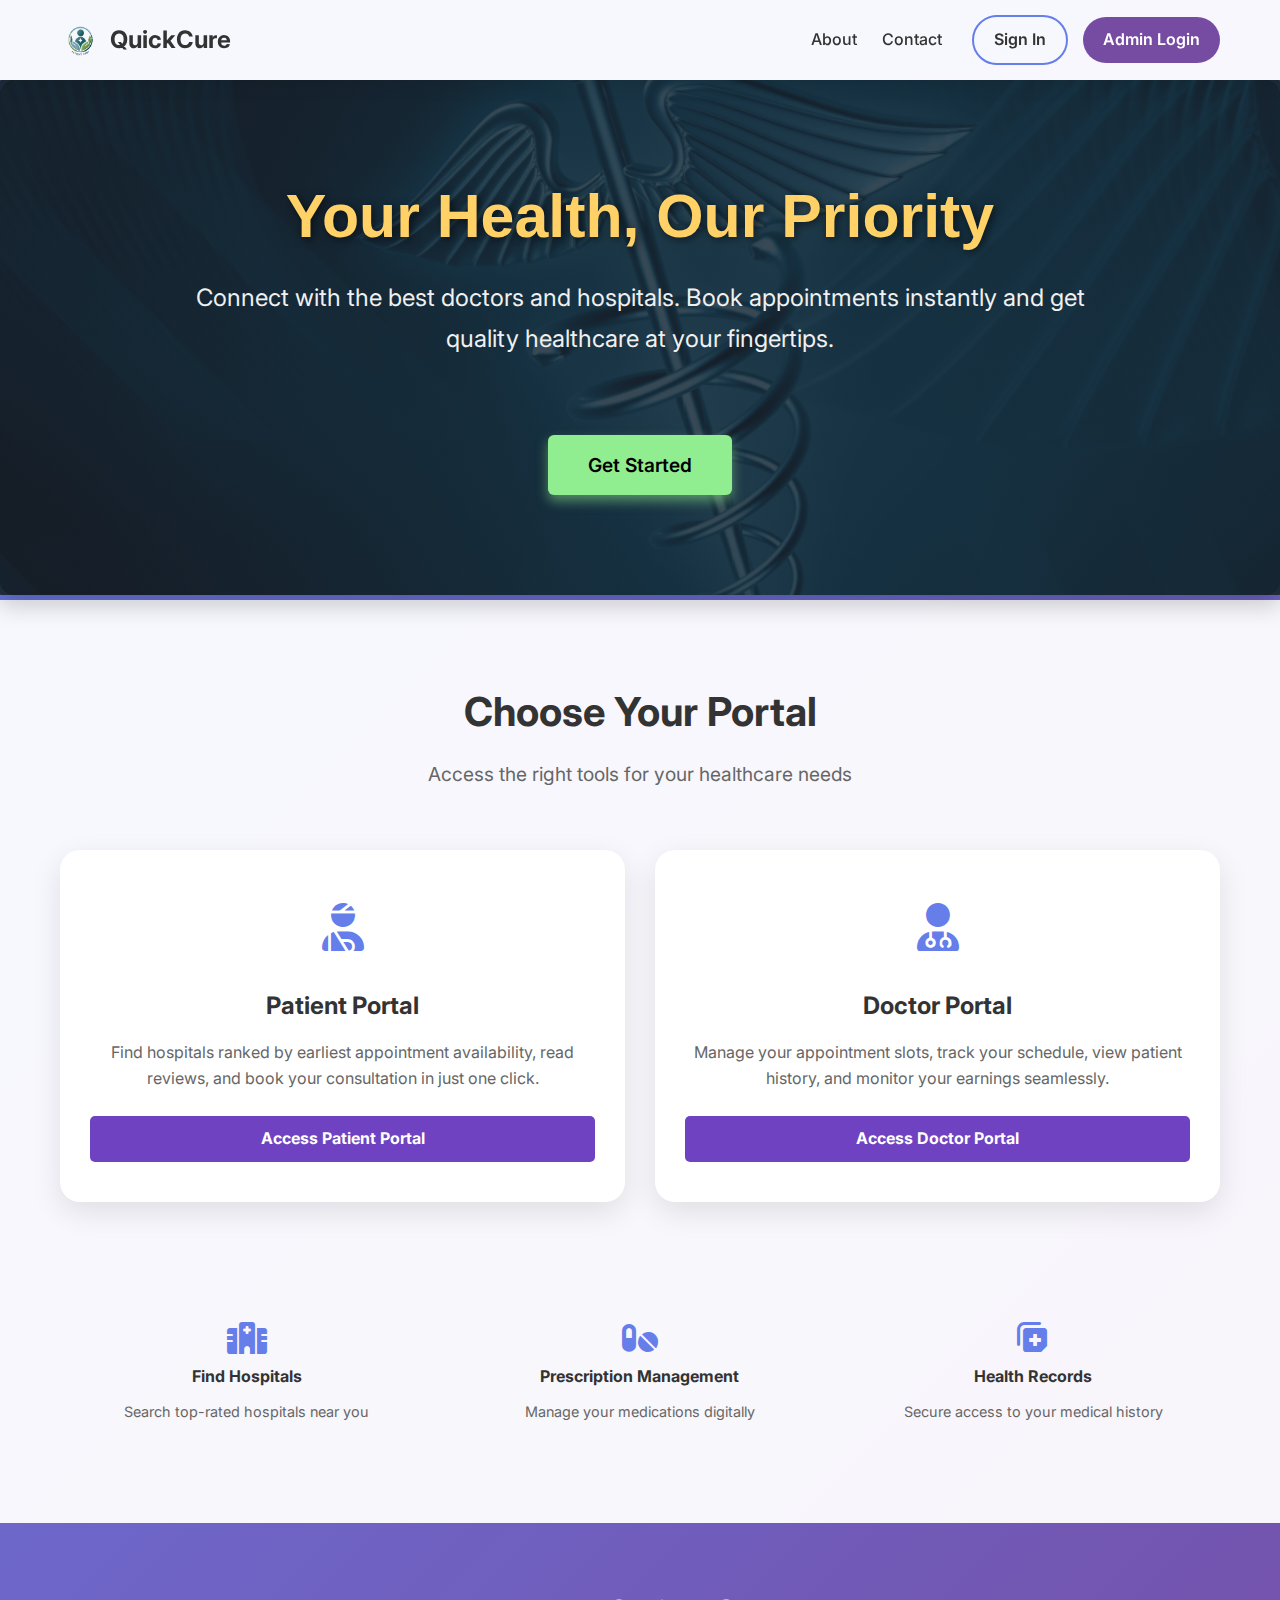
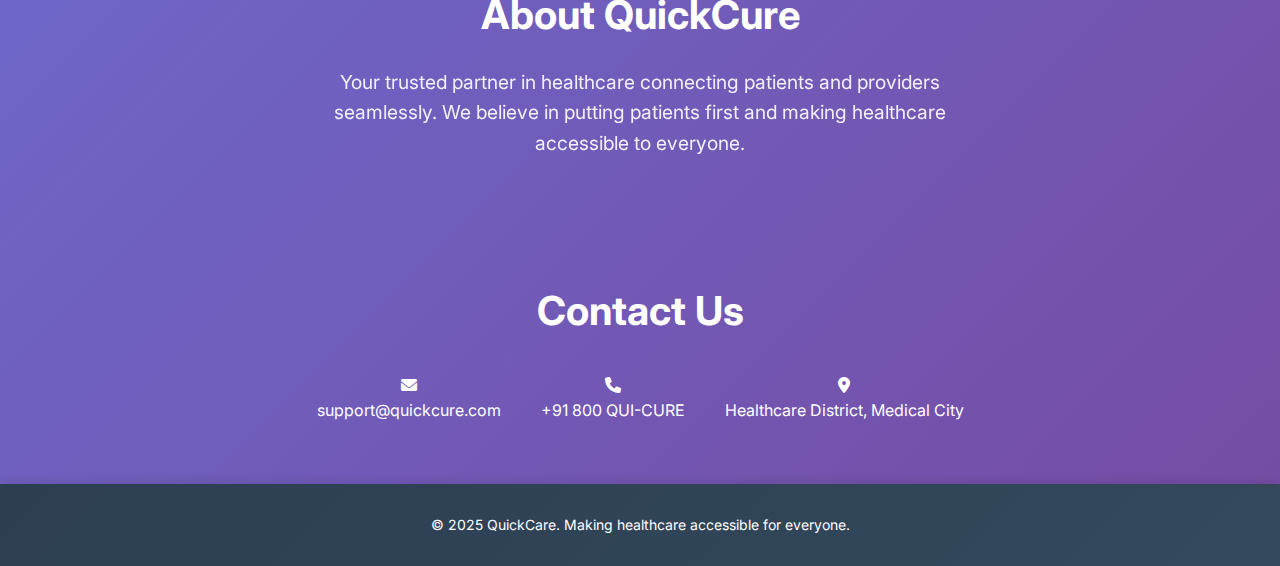
<file: index.html>
<!DOCTYPE html>
<html lang="en">
<head>
    <meta charset="UTF-8">
    <meta name="viewport" content="width=device-width, initial-scale=1.0">
    <title>QuickCure - Healthcare Portal</title>
    <link rel="stylesheet" href="index.css">
    <link href="https://cdnjs.cloudflare.com/ajax/libs/font-awesome/6.0.0/css/all.min.css" rel="stylesheet">
    <link href="https://fonts.googleapis.com/css2?family=Inter:wght@300;400;500;600;700&display=swap" rel="stylesheet">
</head>
<body>
    <!-- Header Navigation -->
    <header class="header">
        <div class="container">
            <div class="logo">
                <img src="QuickCureLogo.png" alt="QuickCure Logo" class="logo-img">
                <h1>QuickCure</h1>
            </div>
            <nav class="nav">
                <ul class="nav-links">
                    
                    <li><a href="#about">About</a></li>
                    <li><a href="#contact">Contact</a></li>
                </ul>
                <div class="auth-buttons">
                    <a href="signin.html" class="btn sign-in">Sign In</a>
                    <a href="admin.html" class="btn admin-login">Admin Login</a>
                </div>
            </nav>
            <button id="menu-toggle" class="menu-toggle" aria-label="Toggle navigation">
                <span class="hamburger-line"></span>
                <span class="hamburger-line"></span>
                <span class="hamburger-line"></span>
            </button>
        </div>
        <!-- Mobile Menu -->
        <div id="mobile-menu" class="mobile-menu">
            
            <a href="#about">About</a>
            <a href="#contact">Contact</a>
            <a href="signin.html">Sign In</a>
            <a href="admin.html">Admin Login</a>
        </div>
    </header>

    <!-- Main Content -->
    <main class="main-content">
        <!-- Hero Section -->
        <section class="hero" id="hero">
            <div class="container">
                <div class="hero-content">
                    <div class="hero-text">
                        <h1>Your Health, Our <span class="highlight">Priority</span></h1>
                        <p>Connect with the best doctors and hospitals. Book appointments instantly and get quality healthcare at your fingertips.</p>
                        <a href="#features" class="btn btn-primary hero-button">Get Started</a>
                    </div>
                    <div class="hero-image">
                        <img src="QuickCureHomeImg.png" alt="Healthcare Services" class="main-image">
                    </div>
                </div>
            </div>
        </section>

        <!-- Features Section -->
        <section id="features" class="features">
            <div class="container">
                <div class="section-header">
                    <h2>Choose Your Portal</h2>
                    <p>Access the right tools for your healthcare needs</p>
                </div>
                
<div class="features-grid">
    <!-- Patient Portal -->
<div class="features-grid">
    <!-- Patient Portal -->
    <div class="feature-card patient-card">
        <div class="card-icon">
            <i class="fas fa-user-injured"></i>
        </div>
        <h3>Patient Portal</h3>
        <p>Find hospitals ranked by earliest appointment availability, read reviews, and book your consultation in just one click.</p>
        <!-- Inline styled purple button -->
        <a href="Patient.html" 
           style="display:block; background-color:#6f42c1; color:white; text-align:center; padding:10px; border-radius:5px; text-decoration:none; font-weight:bold;">
           Access Patient Portal
        </a>
    </div>
    
    <!-- Doctor Portal -->
    <div class="feature-card doctor-card">
        <div class="card-icon">
            <i class="fas fa-user-md"></i>
        </div>
        <h3>Doctor Portal</h3>
        <p>Manage your appointment slots, track your schedule, view patient history, and monitor your earnings seamlessly.</p>
        <!-- Inline styled purple button -->
        <a href="Doctor.html" 
           style="display:block; background-color:#6f42c1; color:white; text-align:center; padding:10px; border-radius:5px; text-decoration:none; font-weight:bold;">
           Access Doctor Portal
        </a>
    </div>
</div>

</div>

                
                <!-- Additional Services -->
                <div class="services-grid">
                    <div class="service-item">
                        <i class="fas fa-hospital"></i>
                        <h4>Find Hospitals</h4>
                        <p>Search top-rated hospitals near you</p>
                    </div>
                    <div class="service-item">
                        <i class="fas fa-pills"></i>
                        <h4>Prescription Management</h4>
                        <p>Manage your medications digitally</p>
                    </div>
                    <div class="service-item">
                        <i class="fas fa-notes-medical"></i>
                        <h4>Health Records</h4>
                        <p>Secure access to your medical history</p>
                    </div>
                </div>
            </div>
        </section>

        <!-- About Section -->
        <section id="about" class="about">
            <div class="container">
                <h2>About QuickCure</h2>
                <p>Your trusted partner in healthcare connecting patients and providers seamlessly. We believe in putting patients first and making healthcare accessible to everyone.</p>
            </div>
        </section>

        <!-- Contact Section -->
        <section id="contact" class="contact">
            <div class="container">
                <h2>Contact Us</h2>
                <div class="contact-info">
                    <div class="contact-item">
                        <i class="fas fa-envelope"></i>
                        <p>support@quickcure.com</p>
                    </div>
                    <div class="contact-item">
                        <i class="fas fa-phone"></i>
                        <p>+91 800 QUI-CURE</p>
                    </div>
                    <div class="contact-item">
                        <i class="fas fa-map-marker-alt"></i>
                        <p>Healthcare District, Medical City</p>
                    </div>
                </div>
            </div>
        </section>
    </main>

    <!-- Footer -->
     <footer>
  <p>© 2025 QuickCare. Making healthcare accessible for everyone.</p>
</footer>

<style>
  footer {
    text-align: center;
    padding: 30px;
    background: linear-gradient(135deg, #2c3e50 0%, #34495e 100%);
    color: #fff;
    font-size: 14px;
    box-shadow: 0 -2px 10px rgba(0, 0, 0, 0.1);
  }
</style>
<Script src="index.js"></Script>

</body>

</html>
</file>
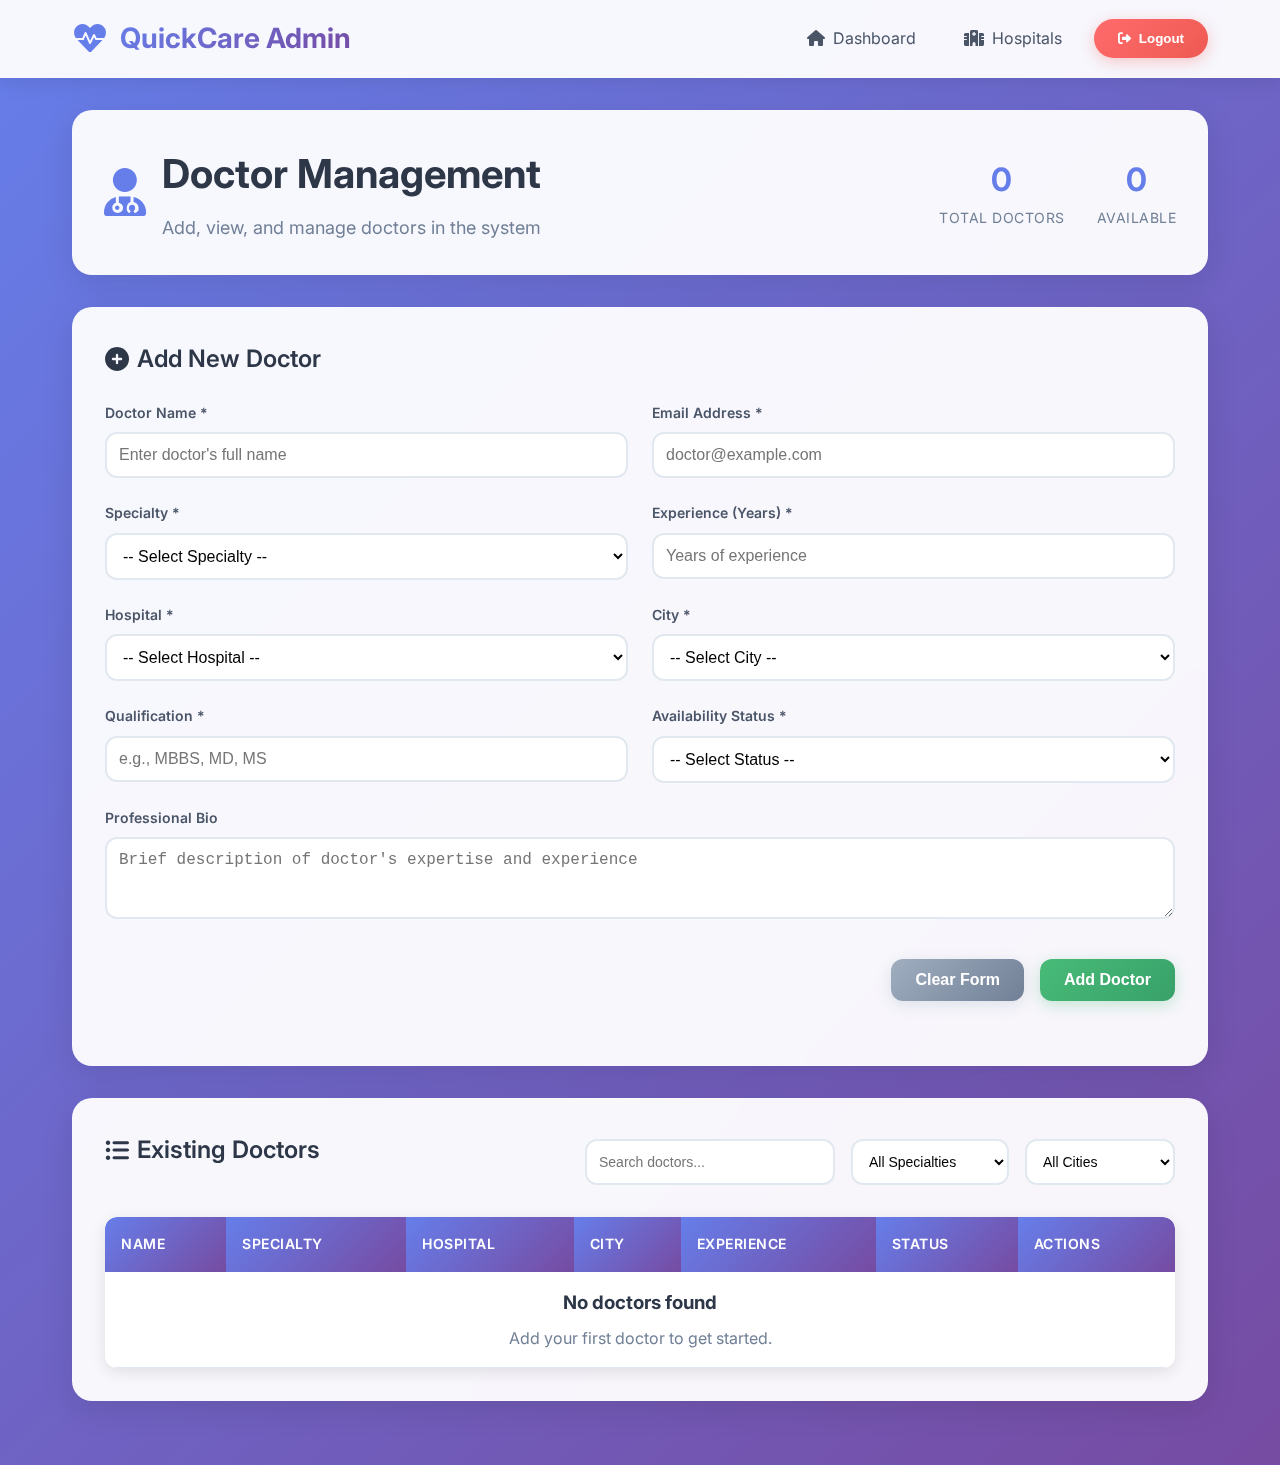
<file: Admin-doctor.html>
<!DOCTYPE html>
<html lang="en">
<head>
    <meta charset="UTF-8">
    <meta name="viewport" content="width=device-width, initial-scale=1.0">
    <title>Doctor Management - QuickCare Admin</title>
    <link rel="stylesheet" href="Admin-doctor.css">
    <link href="https://cdnjs.cloudflare.com/ajax/libs/font-awesome/6.0.0/css/all.min.css" rel="stylesheet">
    <link href="https://fonts.googleapis.com/css2?family=Inter:wght@300;400;500;600;700&display=swap" rel="stylesheet">
</head>
<body>
    <!-- Header -->
    <header class="admin-header">
        <div class="header-content">
            <div class="logo-section">
                <i class="fas fa-heartbeat logo-icon"></i>
                <h1>QuickCare Admin</h1>
            </div>
            <nav class="header-nav">
                <a href="admin.html" class="nav-link">
                    <i class="fas fa-home"></i> Dashboard
                </a>
                <a href="admin-hospital.html" class="nav-link">
                    <i class="fas fa-hospital"></i> Hospitals
                </a>
                <button id="logoutBtn" class="logout-btn">
                    <i class="fas fa-sign-out-alt"></i>
                    Logout
                </button>
            </nav>
        </div>
    </header>

    <!-- Main Container -->
    <main class="container">
        <!-- Page Header -->
        <section class="page-header">
            <div class="page-title">
                <i class="fas fa-user-md page-icon"></i>
                <div>
                    <h1>Doctor Management</h1>
                    <p>Add, view, and manage doctors in the system</p>
                </div>
            </div>
            <div class="page-stats">
                <div class="quick-stat">
                    <span class="stat-number" id="totalDoctors">0</span>
                    <span class="stat-label">Total Doctors</span>
                </div>
                <div class="quick-stat">
                    <span class="stat-number" id="availableDoctors">0</span>
                    <span class="stat-label">Available</span>
                </div>
            </div>
        </section>

        <!-- Doctor Form Section -->
        <section class="doctor-management-section">
            <h2><i class="fas fa-plus-circle"></i> Add New Doctor</h2>
            
            <!-- Success/Error Messages -->
            <div id="messageContainer"></div>
            
            <form class="doctor-form" id="addDoctorForm">
                <div class="form-row">
                    <div class="form-group">
                        <label for="doctorName">Doctor Name *</label>
                        <input type="text" id="doctorName" name="doctorName" placeholder="Enter doctor's full name" required>
                    </div>
                    
                    <div class="form-group">
                        <label for="doctorEmail">Email Address *</label>
                        <input type="email" id="doctorEmail" name="doctorEmail" placeholder="doctor@example.com" required>
                    </div>
                </div>

                <div class="form-row">
                    <div class="form-group">
                        <label for="doctorSpecialty">Specialty *</label>
                        <select id="doctorSpecialty" name="doctorSpecialty" required>
                            <option value="">-- Select Specialty --</option>
                            <option value="cardiology">Cardiology</option>
                            <option value="dermatology">Dermatology</option>
                            <option value="pediatrics">Pediatrics</option>
                            <option value="orthopedics">Orthopedics</option>
                            <option value="neurology">Neurology</option>
                            <option value="general">General Medicine</option>
                            <option value="ent">ENT (Ear, Nose, Throat)</option>
                            <option value="psychiatry">Psychiatry</option>
                            <option value="oncology">Oncology</option>
                            <option value="radiology">Radiology</option>
                        </select>
                    </div>
                    
                    <div class="form-group">
                        <label for="doctorExperience">Experience (Years) *</label>
                        <input type="number" id="doctorExperience" name="doctorExperience" min="0" max="50" placeholder="Years of experience" required>
                    </div>
                </div>

                <div class="form-row">
                    <div class="form-group">
                        <label for="doctorHospital">Hospital *</label>
                        <select id="doctorHospital" name="doctorHospital" required>
                            <option value="">-- Select Hospital --</option>
                            <option value="city_general">City General Hospital</option>
                            <option value="metro_care">Metro Care Clinic</option>
                            <option value="green_valley">Green Valley Hospital</option>
                            <option value="apollo">Apollo Speciality</option>
                            <option value="fortis">Fortis Healthcare</option>
                            <option value="max_super">Max Super Specialty</option>
                        </select>
                    </div>
                    
                    <div class="form-group">
                        <label for="doctorCity">City *</label>
                        <select id="doctorCity" name="doctorCity" required>
                            <option value="">-- Select City --</option>
                            <option value="delhi">Delhi</option>
                            <option value="mumbai">Mumbai</option>
                            <option value="bengaluru">Bengaluru</option>
                            <option value="kolkata">Kolkata</option>
                            <option value="chennai">Chennai</option>
                            <option value="hyderabad">Hyderabad</option>
                            <option value="pune">Pune</option>
                            <option value="lucknow">Lucknow</option>
                        </select>
                    </div>
                </div>

                <div class="form-row">
                    <div class="form-group">
                        <label for="doctorQualification">Qualification *</label>
                        <input type="text" id="doctorQualification" name="doctorQualification" placeholder="e.g., MBBS, MD, MS" required>
                    </div>
                    
                    <div class="form-group">
                        <label for="doctorAvailability">Availability Status *</label>
                        <select id="doctorAvailability" name="doctorAvailability" required>
                            <option value="">-- Select Status --</option>
                            <option value="available">Available</option>
                            <option value="busy">Busy</option>
                            <option value="on_leave">On Leave</option>
                        </select>
                    </div>
                </div>

                <div class="form-group full-width">
                    <label for="doctorBio">Professional Bio</label>
                    <textarea id="doctorBio" name="doctorBio" rows="3" placeholder="Brief description of doctor's expertise and experience"></textarea>
                </div>

                <div class="form-actions">
                    <button type="button" class="btn clear">Clear Form</button>
                    <button type="submit" class="btn add">Add Doctor</button>
                </div>
            </form>
        </section>

        <!-- Doctors List Section -->
        <section class="doctor-management-section">
            <div class="section-header">
                <h2><i class="fas fa-list-ul"></i> Existing Doctors</h2>
                <div class="section-actions">
                    <div class="search-filter">
                        <input type="text" id="doctorSearch" class="search-input" placeholder="Search doctors...">
                        <select id="filterSpecialty" class="filter-select">
                            <option value="">All Specialties</option>
                            <option value="cardiology">Cardiology</option>
                            <option value="dermatology">Dermatology</option>
                            <option value="pediatrics">Pediatrics</option>
                            <option value="orthopedics">Orthopedics</option>
                            <option value="neurology">Neurology</option>
                            <option value="general">General Medicine</option>
                            <option value="ent">ENT</option>
                            <option value="psychiatry">Psychiatry</option>
                            <option value="oncology">Oncology</option>
                            <option value="radiology">Radiology</option>
                        </select>
                        <select id="filterCity" class="filter-select">
                            <option value="">All Cities</option>
                            <option value="delhi">Delhi</option>
                            <option value="mumbai">Mumbai</option>
                            <option value="bengaluru">Bengaluru</option>
                            <option value="kolkata">Kolkata</option>
                            <option value="chennai">Chennai</option>
                            <option value="hyderabad">Hyderabad</option>
                            <option value="pune">Pune</option>
                            <option value="lucknow">Lucknow</option>
                        </select>
                    </div>
                </div>
            </div>

            <div class="table-container">
                <table id="doctorManagementTable">
                    <thead>
                        <tr>
                            <th>Name</th>
                            <th>Specialty</th>
                            <th>Hospital</th>
                            <th>City</th>
                            <th>Experience</th>
                            <th>Status</th>
                            <th>Actions</th>
                        </tr>
                    </thead>
                    <tbody id="doctorListBody">
                        <!-- Data populated by JavaScript -->
                    </tbody>
                </table>
            </div>
        </section>
    </main>

    <!-- Scripts -->
    <script src="Admin-hospital.js"></script>
    <script src="Admin-doctor.js"></script>
</body>
</html>
</file>
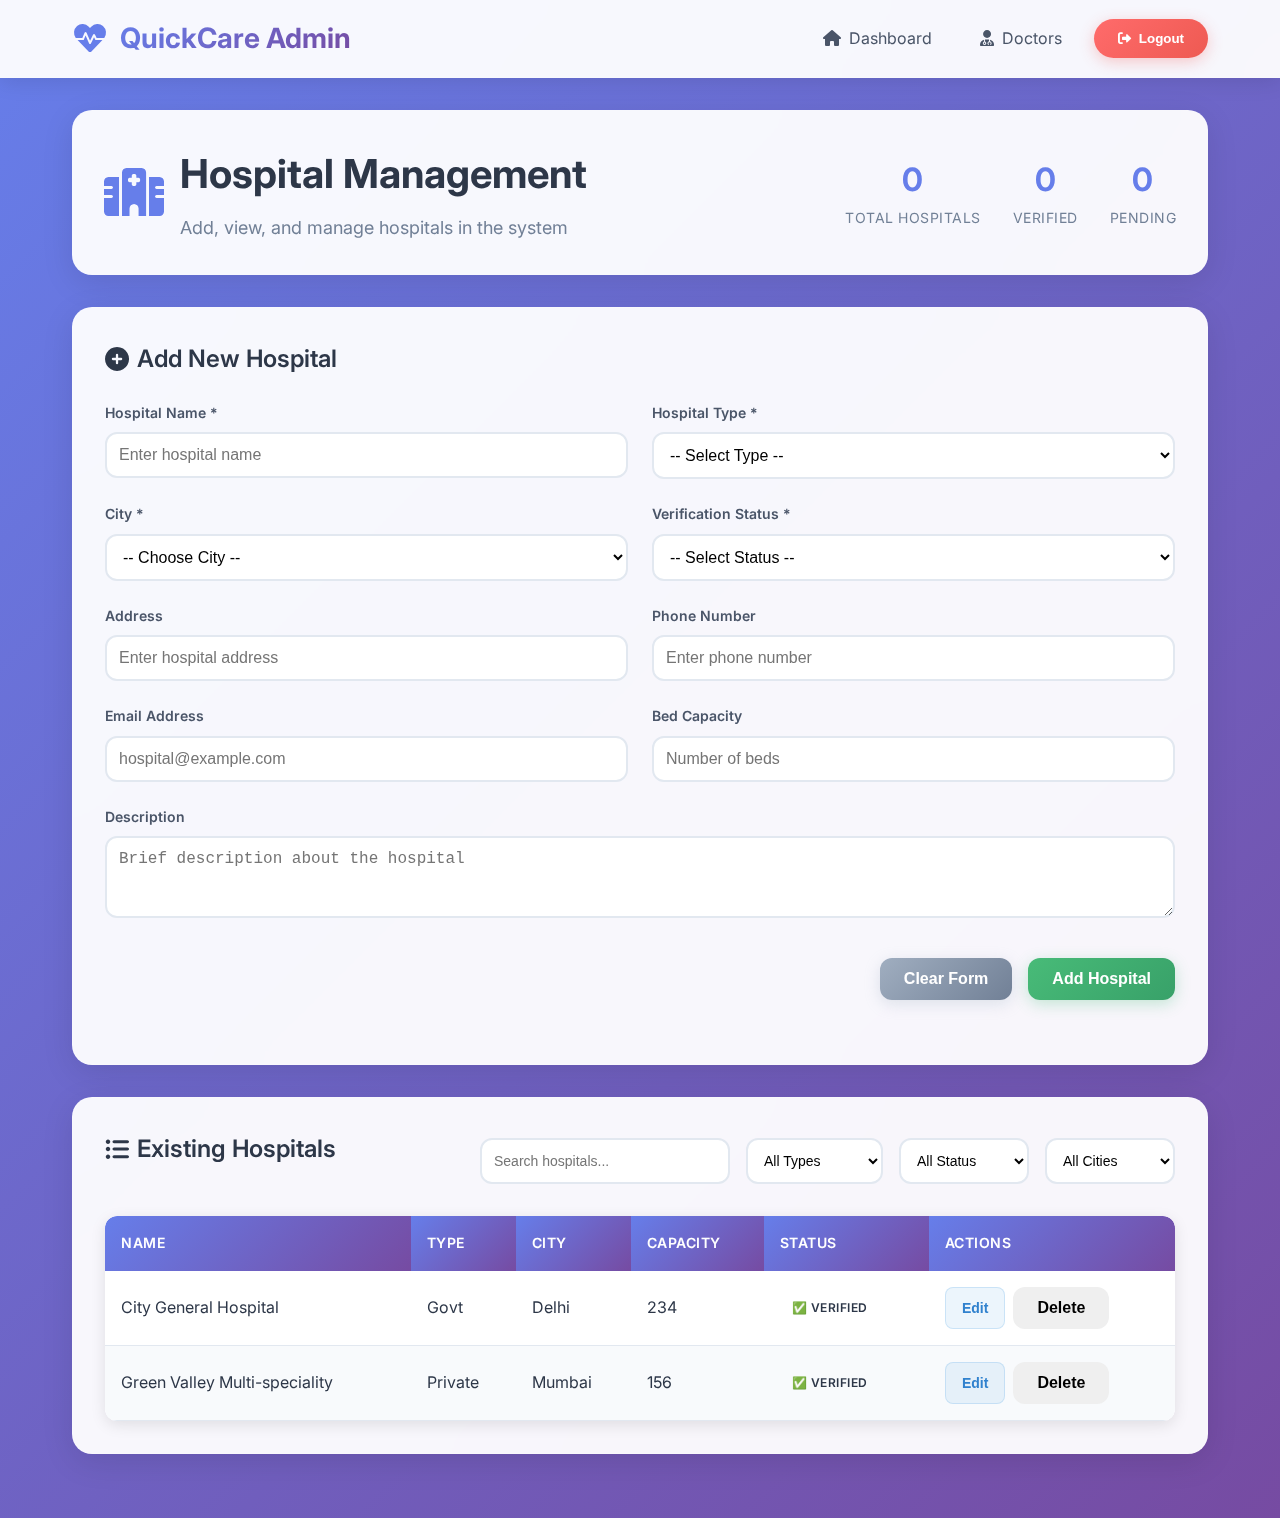
<file: Admin-hospital.html>
<!DOCTYPE html>
<html lang="en">
<head>
    <meta charset="UTF-8">
    <meta name="viewport" content="width=device-width, initial-scale=1.0">
    <title>Hospital Management - QuickCare Admin</title>
    <link rel="stylesheet" href="Admin-hospital.css">
    <link href="https://cdnjs.cloudflare.com/ajax/libs/font-awesome/6.0.0/css/all.min.css" rel="stylesheet">
    <link href="https://fonts.googleapis.com/css2?family=Inter:wght@300;400;500;600;700&display=swap" rel="stylesheet">
</head>
<body>
    <!-- Header -->
    <header class="admin-header">
        <div class="header-content">
            <div class="logo-section">
                <i class="fas fa-heartbeat logo-icon"></i>
                <h1>QuickCare Admin</h1>
            </div>
            <nav class="header-nav">
                <a href="admin.html" class="nav-link">
                    <i class="fas fa-home"></i> Dashboard
                </a>
                <a href="admin-doctor.html" class="nav-link">
                    <i class="fas fa-user-md"></i> Doctors
                </a>
                <button id="logoutBtn" class="logout-btn">
                    <i class="fas fa-sign-out-alt"></i>
                    Logout
                </button>
            </nav>
        </div>
    </header>

    <!-- Main Container -->
    <main class="container">
        <!-- Page Header -->
        <section class="page-header">
            <div class="page-title">
                <i class="fas fa-hospital-alt page-icon"></i>
                <div>
                    <h1>Hospital Management</h1>
                    <p>Add, view, and manage hospitals in the system</p>
                </div>
            </div>
            <div class="page-stats">
                <div class="quick-stat">
                    <span class="stat-number" id="totalHospitals">0</span>
                    <span class="stat-label">Total Hospitals</span>
                </div>
                <div class="quick-stat">
                    <span class="stat-number" id="verifiedHospitals">0</span>
                    <span class="stat-label">Verified</span>
                </div>
                <div class="quick-stat">
                    <span class="stat-number" id="pendingHospitals">0</span>
                    <span class="stat-label">Pending</span>
                </div>
            </div>
        </section>

        <!-- Hospital Form Section -->
        <section class="hospital-management-section">
            <h2><i class="fas fa-plus-circle"></i> Add New Hospital</h2>
            
            <!-- Success/Error Messages -->
            <div id="messageContainer"></div>
            
            <form class="hospital-form" id="addHospitalForm">
                <div class="form-row">
                    <div class="form-group">
                        <label for="hospitalName">Hospital Name *</label>
                        <input type="text" id="hospitalName" name="hospitalName" placeholder="Enter hospital name" required>
                    </div>
                    
                    <div class="form-group">
                        <label for="hospitalType">Hospital Type *</label>
                        <select id="hospitalType" name="hospitalType" required>
                            <option value="">-- Select Type --</option>
                            <option value="Government">Government Hospital</option>
                            <option value="Private">Private Hospital</option>
                            <option value="Specialty">Specialty Clinic</option>
                            <option value="Multi-specialty">Multi-specialty Hospital</option>
                        </select>
                    </div>
                </div>

                <div class="form-row">
                    <div class="form-group">
                        <label for="hospitalCity">City *</label>
                        <select id="hospitalCity" name="hospitalCity" required>
                            <option value="">-- Choose City --</option>
                            <option value="delhi">Delhi</option>
                            <option value="mumbai">Mumbai</option>
                            <option value="bengaluru">Bengaluru</option>
                            <option value="kolkata">Kolkata</option>
                            <option value="chennai">Chennai</option>
                            <option value="hyderabad">Hyderabad</option>
                            <option value="pune">Pune</option>
                            <option value="lucknow">Lucknow</option>
                        </select>
                    </div>

                    <div class="form-group">
                        <label for="hospitalVerified">Verification Status *</label>
                        <select id="hospitalVerified" name="hospitalVerified" required>
                            <option value="">-- Select Status --</option>
                            <option value="true">Verified ✅</option>
                            <option value="false">Pending Verification ⏳</option>
                        </select>
                    </div>
                </div>

                <div class="form-row">
                    <div class="form-group">
                        <label for="hospitalAddress">Address</label>
                        <input type="text" id="hospitalAddress" name="hospitalAddress" placeholder="Enter hospital address">
                    </div>

                    <div class="form-group">
                        <label for="hospitalPhone">Phone Number</label>
                        <input type="tel" id="hospitalPhone" name="hospitalPhone" placeholder="Enter phone number">
                    </div>
                </div>

                <div class="form-row">
                    <div class="form-group">
                        <label for="hospitalEmail">Email Address</label>
                        <input type="email" id="hospitalEmail" name="hospitalEmail" placeholder="hospital@example.com">
                    </div>

                    <div class="form-group">
                        <label for="hospitalCapacity">Bed Capacity</label>
                        <input type="number" id="hospitalCapacity" name="hospitalCapacity" min="1" placeholder="Number of beds">
                    </div>
                </div>

                <div class="form-group full-width">
                    <label for="hospitalDescription">Description</label>
                    <textarea id="hospitalDescription" name="hospitalDescription" rows="3" placeholder="Brief description about the hospital"></textarea>
                </div>

                <div class="form-actions">
                    <button type="button" class="btn clear">Clear Form</button>
                    <button type="submit" class="btn add">Add Hospital</button>
                </div>
            </form>
        </section>

        <!-- Hospitals List Section -->
        <section class="hospital-management-section">
            <div class="section-header">
                <h2><i class="fas fa-list-ul"></i> Existing Hospitals</h2>
                <div class="section-actions">
                    <div class="search-filter">
                        <input type="text" id="hospitalSearch" class="search-input" placeholder="Search hospitals...">
                        <select id="filterType" class="filter-select">
                            <option value="">All Types</option>
                            <option value="Government">Government</option>
                            <option value="Private">Private</option>
                            <option value="Specialty">Specialty</option>
                            <option value="Multi-specialty">Multi-specialty</option>
                        </select>
                        <select id="filterVerification" class="filter-select">
                            <option value="">All Status</option>
                            <option value="true">Verified</option>
                            <option value="false">Pending</option>
                        </select>
                        <select id="filterCity" class="filter-select">
                            <option value="">All Cities</option>
                            <option value="delhi">Delhi</option>
                            <option value="mumbai">Mumbai</option>
                            <option value="bengaluru">Bengaluru</option>
                            <option value="kolkata">Kolkata</option>
                            <option value="chennai">Chennai</option>
                            <option value="hyderabad">Hyderabad</option>
                            <option value="pune">Pune</option>
                            <option value="lucknow">Lucknow</option>
                        </select>
                    </div>
                </div>
            </div>

            <div class="table-container">
                <table id="hospitalManagementTable">
                    <thead>
                        <tr>
                            <th>Name</th>
                            <th>Type</th>
                            <th>City</th>
                            <th>Capacity</th>
                            <th>Status</th>
                            <th>Actions</th>
                        </tr>
                    </thead>
                    <tbody id="hospitalListBody">
                        <!-- Data populated by JavaScript -->
                    </tbody>
                </table>
            </div>
        </section>
    </main>
        <script src="Admin-hospital.js"></script>
    <script src="Admin-doctor.js"></script>
</body>
</html>
</file>
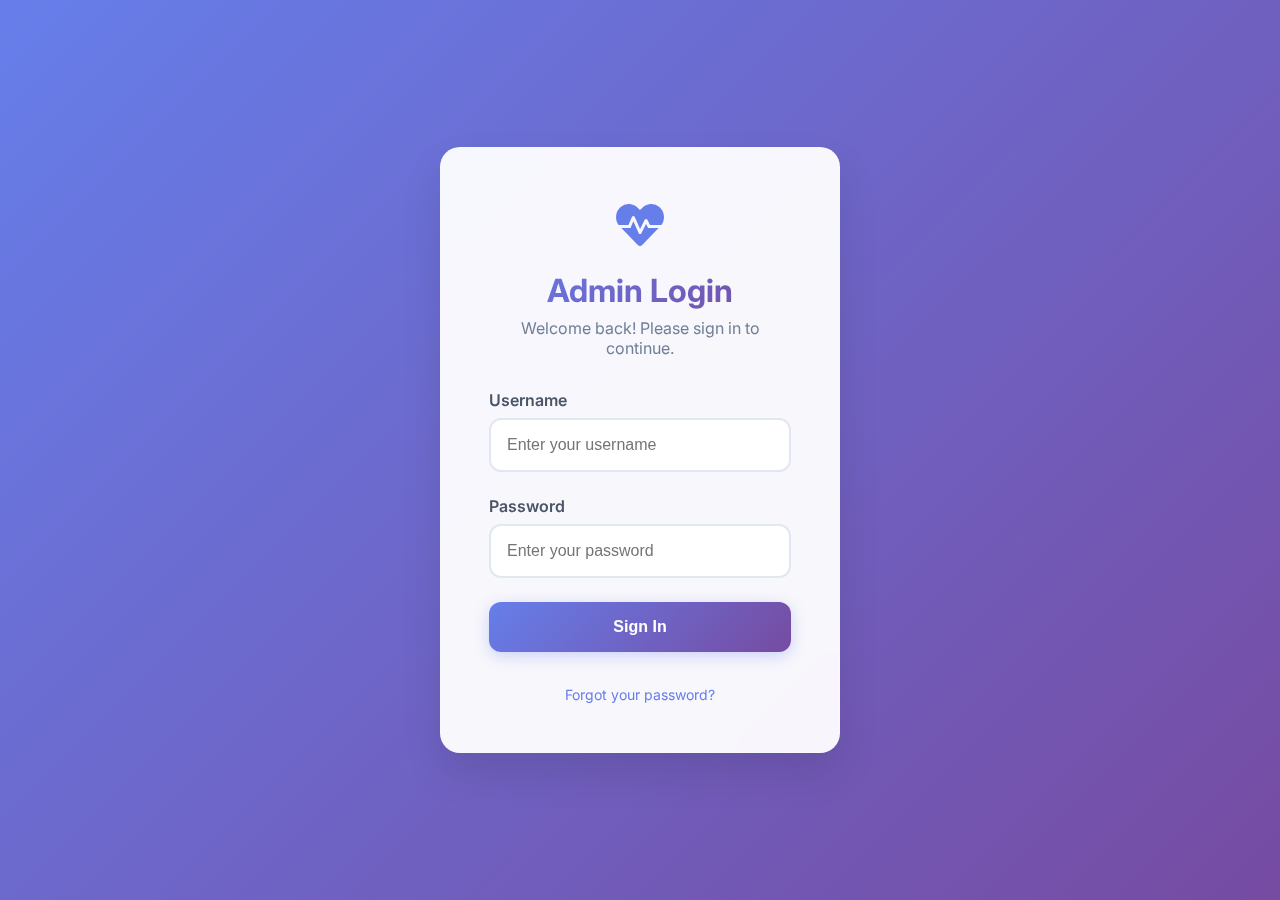
<file: Admin-SignIn.html>
<!DOCTYPE html>
<html lang="en">
<head>
    <meta charset="UTF-8">
    <meta name="viewport" content="width=device-width, initial-scale=1.0">
    <title>Admin Login - QuickCare</title>
    <link href="https://cdnjs.cloudflare.com/ajax/libs/font-awesome/6.0.0/css/all.min.css" rel="stylesheet">
    <link href="https://fonts.googleapis.com/css2?family=Inter:wght@300;400;500;600;700&display=swap" rel="stylesheet">
    <style>
        * {
            margin: 0;
            padding: 0;
            box-sizing: border-box;
        }

        body {
            font-family: 'Inter', -apple-system, BlinkMacSystemFont, sans-serif;
            background: linear-gradient(135deg, #667eea 0%, #764ba2 100%);
            min-height: 100vh;
            display: flex;
            align-items: center;
            justify-content: center;
            color: #2d3748;
        }

        .login-container {
            background: rgba(255, 255, 255, 0.95);
            backdrop-filter: blur(20px);
            border-radius: 20px;
            padding: 3rem;
            box-shadow: 0 20px 40px rgba(0, 0, 0, 0.1);
            border: 1px solid rgba(255, 255, 255, 0.2);
            width: 100%;
            max-width: 400px;
            text-align: center;
        }

        .login-header {
            margin-bottom: 2rem;
        }

        .logo-icon {
            font-size: 3rem;
            color: #667eea;
            margin-bottom: 1rem;
            animation: pulse 2s infinite;
        }

        @keyframes pulse {
            0%, 100% { transform: scale(1); }
            50% { transform: scale(1.05); }
        }

        .login-title {
            font-size: 2rem;
            font-weight: 700;
            background: linear-gradient(135deg, #667eea, #764ba2);
            -webkit-background-clip: text;
            -webkit-text-fill-color: transparent;
            background-clip: text;
            margin-bottom: 0.5rem;
        }

        .login-subtitle {
            color: #718096;
            font-size: 1rem;
        }

        .login-form {
            margin-bottom: 2rem;
        }

        .form-group {
            margin-bottom: 1.5rem;
            text-align: left;
        }

        .form-group label {
            display: block;
            margin-bottom: 0.5rem;
            font-weight: 600;
            color: #4a5568;
        }

        .form-input {
            width: 100%;
            padding: 1rem;
            border: 2px solid #e2e8f0;
            border-radius: 12px;
            font-size: 1rem;
            transition: all 0.3s ease;
            background: #fff;
        }

        .form-input:focus {
            outline: none;
            border-color: #667eea;
            box-shadow: 0 0 0 3px rgba(102, 126, 234, 0.1);
            transform: translateY(-1px);
        }

        .form-input.error {
            border-color: #e53e3e;
            box-shadow: 0 0 0 3px rgba(229, 62, 62, 0.1);
        }

        .error-message {
            color: #e53e3e;
            font-size: 0.875rem;
            margin-top: 0.5rem;
        }

        .login-btn {
            width: 100%;
            background: linear-gradient(135deg, #667eea, #764ba2);
            color: white;
            border: none;
            padding: 1rem;
            border-radius: 12px;
            font-size: 1rem;
            font-weight: 600;
            cursor: pointer;
            transition: all 0.3s ease;
            box-shadow: 0 4px 15px rgba(102, 126, 234, 0.3);
        }

        .login-btn:hover {
            transform: translateY(-2px);
            box-shadow: 0 6px 20px rgba(102, 126, 234, 0.4);
        }

        .login-btn:disabled {
            opacity: 0.6;
            cursor: not-allowed;
            transform: none;
        }

        .forgot-password {
            color: #667eea;
            text-decoration: none;
            font-size: 0.875rem;
            transition: color 0.3s ease;
        }

        .forgot-password:hover {
            color: #764ba2;
            text-decoration: underline;
        }

        .notification {
            position: fixed;
            top: 20px;
            right: 20px;
            background: #e53e3e;
            color: white;
            padding: 1rem 1.5rem;
            border-radius: 8px;
            box-shadow: 0 10px 25px rgba(0, 0, 0, 0.2);
            z-index: 1000;
            animation: slideIn 0.3s ease-out;
            max-width: 400px;
        }

        .notification.success {
            background: #10b981;
        }

        @keyframes slideIn {
            from {
                transform: translateX(100%);
                opacity: 0;
            }
            to {
                transform: translateX(0);
                opacity: 1;
            }
        }

        @media (max-width: 480px) {
            .login-container {
                padding: 2rem;
                margin: 1rem;
            }
            
            .login-title {
                font-size: 1.5rem;
            }
        }
    </style>
</head>
<body>
    <div class="login-container">
        <div class="login-header">
            <div class="logo-icon">
                <i class="fas fa-heartbeat"></i>
            </div>
            <h1 class="login-title">Admin Login</h1>
            <p class="login-subtitle">Welcome back! Please sign in to continue.</p>
        </div>

        <form class="login-form" id="loginForm">
            <div class="form-group">
                <label for="username">Username</label>
                <input 
                    type="text" 
                    id="username" 
                    name="username" 
                    class="form-input" 
                    placeholder="Enter your username"
                    required
                >
                <div class="error-message" id="usernameError"></div>
            </div>

            <div class="form-group">
                <label for="password">Password</label>
                <input 
                    type="password" 
                    id="password" 
                    name="password" 
                    class="form-input" 
                    placeholder="Enter your password"
                    required
                >
                <div class="error-message" id="passwordError"></div>
            </div>

            <button type="submit" class="login-btn" id="loginBtn">
                Sign In
            </button>
        </form>

        <div class="login-footer">
            <a href="#" class="forgot-password">Forgot your password?</a>
        </div>
    </div>

    <script>
        class AdminLogin {
            constructor() {
                this.form = document.getElementById('loginForm');
                this.usernameInput = document.getElementById('username');
                this.passwordInput = document.getElementById('password');
                this.loginBtn = document.getElementById('loginBtn');
                
                // Default admin credentials (in production, use proper authentication)
                this.adminCredentials = {
                    username: 'admin',
                    password: 'admin123'
                };
                
                this.init();
            }

            init() {
                this.setupEventListeners();
                this.checkExistingSession();
                this.showLogoutMessage();
            }

            setupEventListeners() {
                this.form.addEventListener('submit', (e) => this.handleLogin(e));
                
                // Clear errors on input
                this.usernameInput.addEventListener('input', () => this.clearError('username'));
                this.passwordInput.addEventListener('input', () => this.clearError('password'));
            }

            checkExistingSession() {
                // If already logged in, redirect to admin dashboard
                if (localStorage.getItem('isAdmin') === 'true') {
                    this.redirectToDashboard();
                }
            }

            showLogoutMessage() {
                const logoutMessage = sessionStorage.getItem('logoutMessage');
                if (logoutMessage) {
                    this.showNotification(logoutMessage, 'info');
                    sessionStorage.removeItem('logoutMessage');
                }
            }

            handleLogin(e) {
                e.preventDefault();
                
                const username = this.usernameInput.value.trim();
                const password = this.passwordInput.value.trim();
                
                // Clear previous errors
                this.clearAllErrors();
                
                // Validate inputs
                if (!this.validateInputs(username, password)) {
                    return;
                }
                
                // Disable button during login
                this.loginBtn.disabled = true;
                this.loginBtn.textContent = 'Signing in...';
                
                // Simulate login process (replace with real authentication)
                setTimeout(() => {
                    if (this.authenticateUser(username, password)) {
                        this.loginSuccess();
                    } else {
                        this.loginFailed();
                    }
                }, 1000);
            }

            validateInputs(username, password) {
                let isValid = true;
                
                if (!username) {
                    this.showError('username', 'Username is required');
                    isValid = false;
                }
                
                if (!password) {
                    this.showError('password', 'Password is required');
                    isValid = false;
                }
                
                return isValid;
            }

            authenticateUser(username, password) {
                // Simple authentication (replace with proper authentication)
                return username === this.adminCredentials.username && 
                       password === this.adminCredentials.password;
            }

            loginSuccess() {
                // Set authentication flag
                localStorage.setItem('isAdmin', 'true');
                localStorage.setItem('adminData', JSON.stringify({
                    id: 'admin_001',
                    name: 'System Administrator',
                    email: 'admin@quickcare.com',
                    role: 'admin',
                    lastLogin: new Date().toISOString()
                }));
                localStorage.setItem('sessionStart', new Date().getTime().toString());
                localStorage.setItem('lastActivity', new Date().getTime().toString());
                
                this.showNotification('Login successful! Redirecting...', 'success');
                
                // Redirect to admin dashboard
                setTimeout(() => {
                    this.redirectToDashboard();
                }, 1500);
            }

            loginFailed() {
                this.showError('password', 'Invalid username or password');
                this.showNotification('Login failed. Please check your credentials.', 'error');
                
                // Re-enable button
                this.loginBtn.disabled = false;
                this.loginBtn.textContent = 'Sign In';
            }

            redirectToDashboard() {
                window.location.href = 'admin.html';
            }

            showError(field, message) {
                const input = document.getElementById(field);
                const errorDiv = document.getElementById(field + 'Error');
                
                input.classList.add('error');
                errorDiv.textContent = message;
            }

            clearError(field) {
                const input = document.getElementById(field);
                const errorDiv = document.getElementById(field + 'Error');
                
                input.classList.remove('error');
                errorDiv.textContent = '';
            }

            clearAllErrors() {
                this.clearError('username');
                this.clearError('password');
            }

            showNotification(message, type = 'info') {
                const notification = document.createElement('div');
                notification.className = `notification ${type}`;
                notification.textContent = message;
                
                document.body.appendChild(notification);
                
                // Auto-remove after 3 seconds
                setTimeout(() => {
                    if (notification.parentNode) {
                        notification.style.animation = 'slideIn 0.3s ease-out reverse';
                        setTimeout(() => notification.remove(), 300);
                    }
                }, 3000);
            }
        }

        // Initialize login when DOM is loaded
        document.addEventListener('DOMContentLoaded', () => {
            new AdminLogin();
        });
    </script>
</body>
</html>
</file>
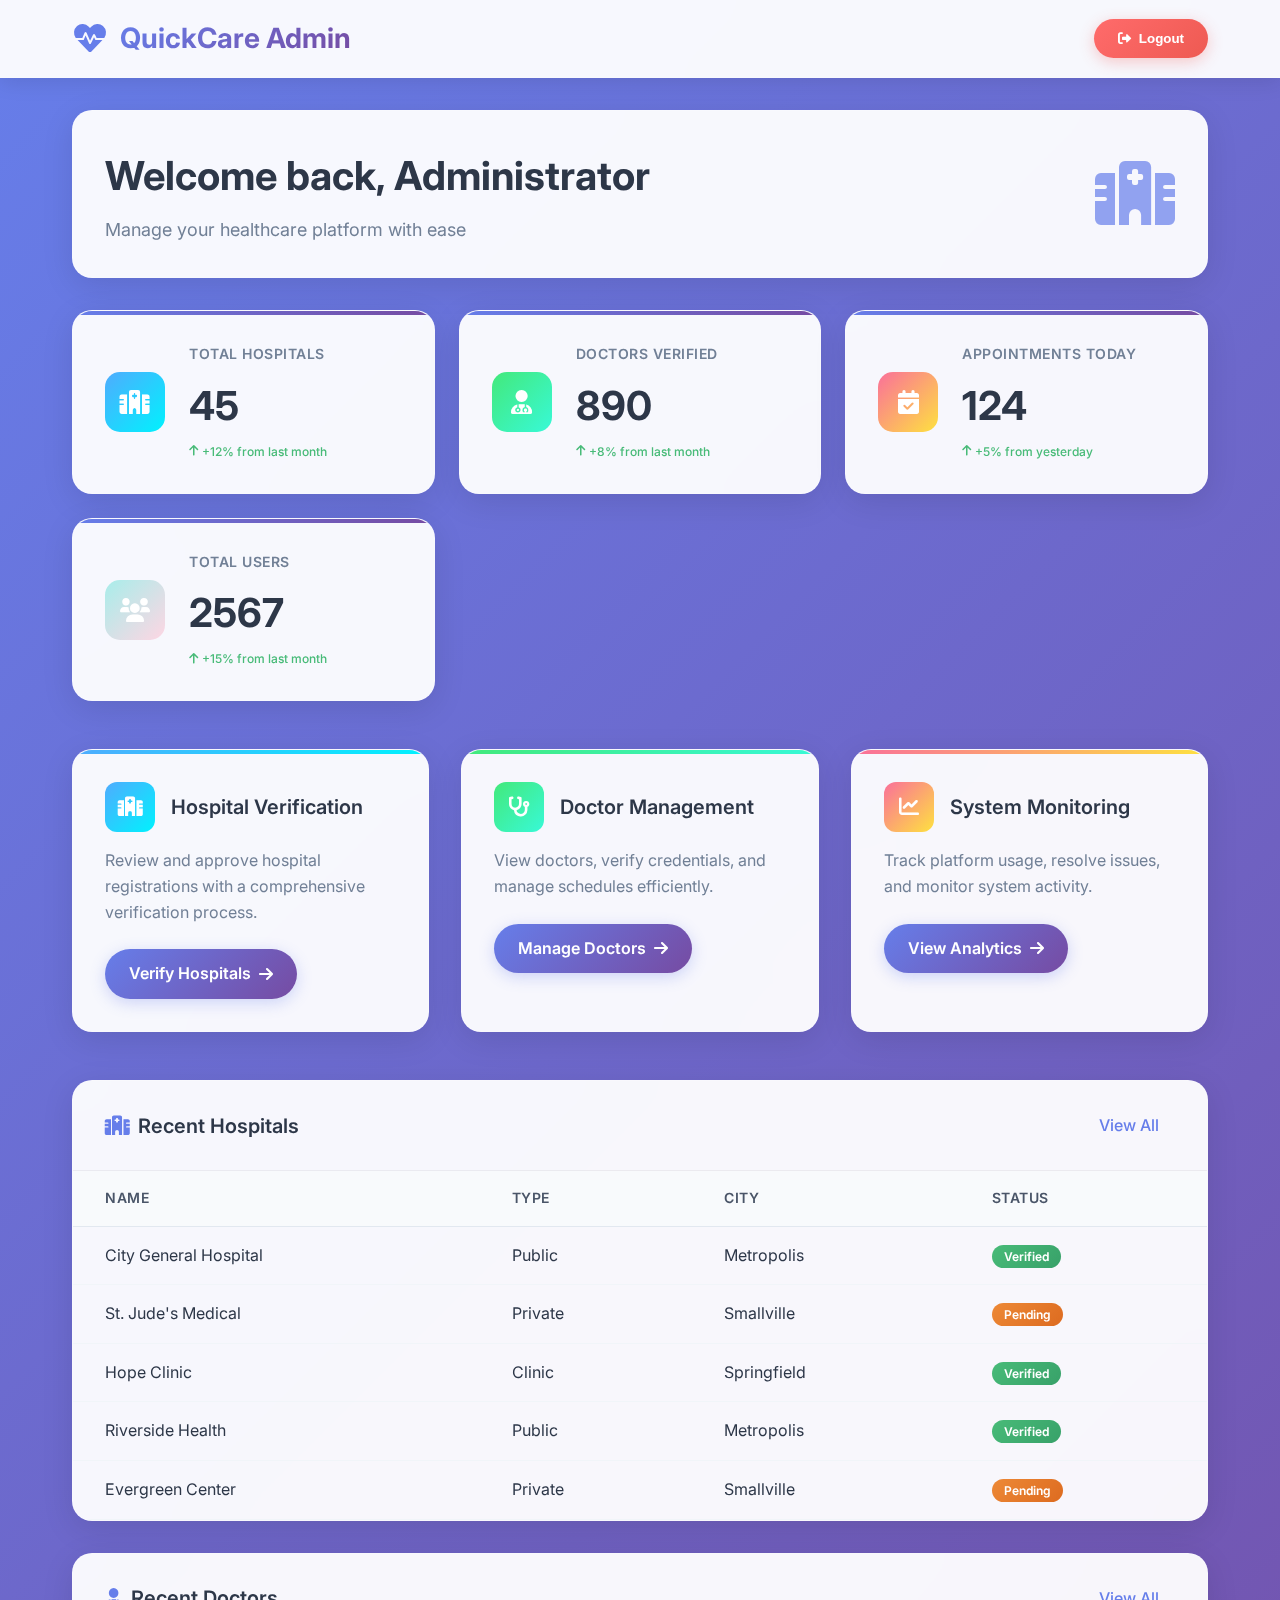
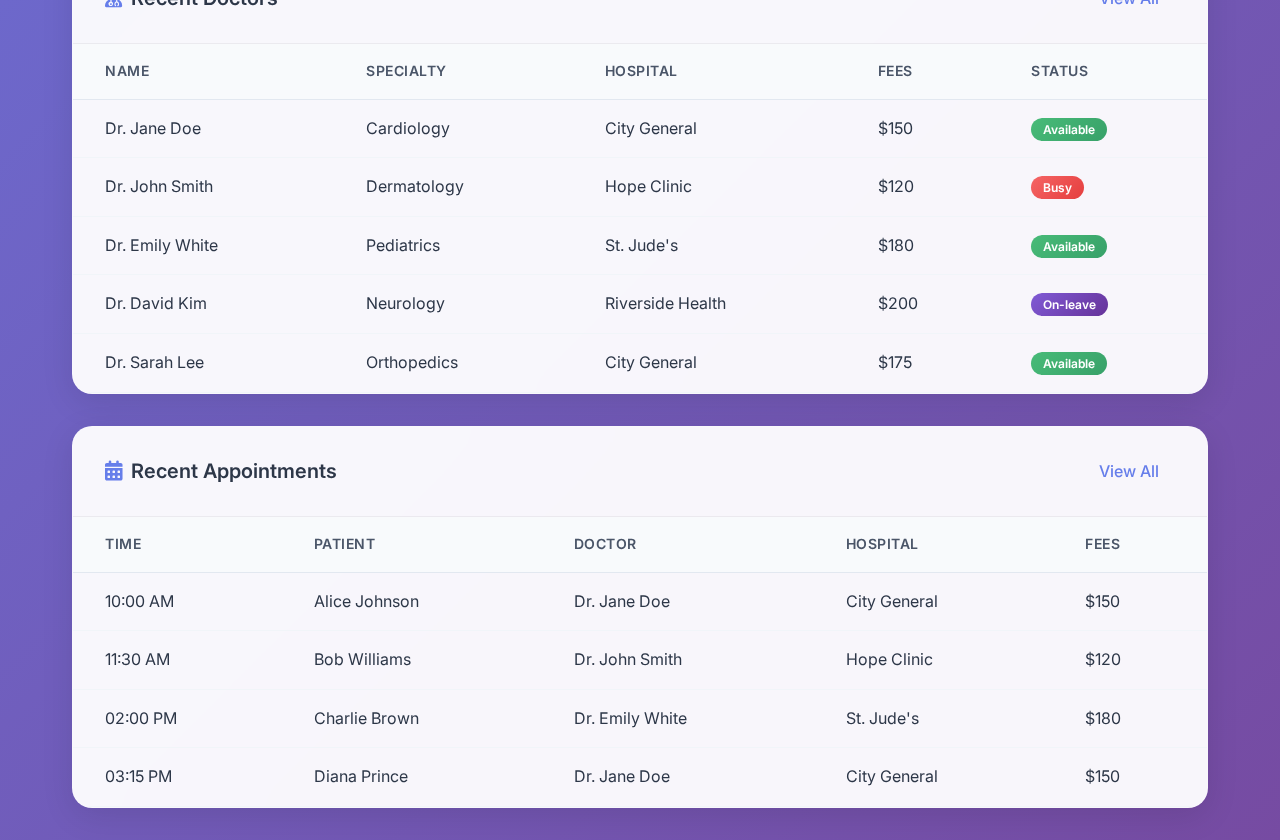
<file: admin.html>
<!DOCTYPE html>
<html lang="en">
<head>
    <meta charset="UTF-8">
    <meta name="viewport" content="width=device-width, initial-scale=1.0">
    <title>QuickCare Admin Dashboard</title>
    <link href="https://cdnjs.cloudflare.com/ajax/libs/font-awesome/6.0.0/css/all.min.css" rel="stylesheet">
    <link href="https://fonts.googleapis.com/css2?family=Inter:wght@300;400;500;600;700&display=swap" rel="stylesheet">
    <link rel="stylesheet" href="admin.css">
</head>
<body>
    <!-- Header with gradient background -->
    <header class="admin-header">
        <div class="header-content">
            <div class="logo-section">
                <i class="fas fa-heartbeat logo-icon"></i>
                <h1>QuickCare Admin</h1>
            </div>
            <nav class="header-nav">
                <button id="logoutBtn" class="logout-btn">
                    <i class="fas fa-sign-out-alt"></i>
                    Logout
                </button>
            </nav>
        </div>
    </header>

    <main class="container">
        <!-- Welcome Section -->
        <section class="welcome-section">
            <div class="welcome-content">
                <h2>Welcome back, Administrator</h2>
                <p class="tagline">Manage your healthcare platform with ease</p>
            </div>
            <div class="welcome-illustration">
                <i class="fas fa-hospital-alt"></i>
            </div>
        </section>

        <!-- Dashboard Stats with enhanced cards -->
        <section class="dashboard-stats">
            <div class="stat-card hospitals-card">
                <div class="stat-icon">
                    <i class="fas fa-hospital"></i>
                </div>
                <div class="stat-content">
                    <h3>Total Hospitals</h3>
                    <p id="hospitalCount" class="stat-number">0</p>
                    <span class="stat-trend">
                        <i class="fas fa-arrow-up"></i>
                        +12% from last month
                    </span>
                </div>
            </div>

            <div class="stat-card doctors-card">
                <div class="stat-icon">
                    <i class="fas fa-user-md"></i>
                </div>
                <div class="stat-content">
                    <h3>Doctors Verified</h3>
                    <p id="doctorCount" class="stat-number">0</p>
                    <span class="stat-trend">
                        <i class="fas fa-arrow-up"></i>
                        +8% from last month
                    </span>
                </div>
            </div>

            <div class="stat-card appointments-card">
                <div class="stat-icon">
                    <i class="fas fa-calendar-check"></i>
                </div>
                <div class="stat-content">
                    <h3>Appointments Today</h3>
                    <p id="appointmentsToday" class="stat-number">0</p>
                    <span class="stat-trend">
                        <i class="fas fa-arrow-up"></i>
                        +5% from yesterday
                    </span>
                </div>
            </div>

            <div class="stat-card users-card">
                <div class="stat-icon">
                    <i class="fas fa-users"></i>
                </div>
                <div class="stat-content">
                    <h3>Total Users</h3>
                    <p id="totalUsers" class="stat-number">0</p>
                    <span class="stat-trend">
                        <i class="fas fa-arrow-up"></i>
                        +15% from last month
                    </span>
                </div>
            </div>
        </section>

        <!-- Enhanced Management Panels -->
        <section class="management-panels">
            <div class="panel hospital-panel">
                <div class="panel-header">
                    <i class="fas fa-hospital-alt panel-icon"></i>
                    <h3>Hospital Verification</h3>
                </div>
                <p>Review and approve hospital registrations with a comprehensive verification process.</p>
                <a href="admin-hospital.html" class="panel-btn">
                    <span>Verify Hospitals</span>
                    <i class="fas fa-arrow-right"></i>
                </a>
            </div>

            <div class="panel doctor-panel">
                <div class="panel-header">
                    <i class="fas fa-stethoscope panel-icon"></i>
                    <h3>Doctor Management</h3>
                </div>
                <p>View doctors, verify credentials, and manage schedules efficiently.</p>
                <a href="admin-doctor.html" class="panel-btn">
                    <span>Manage Doctors</span>
                    <i class="fas fa-arrow-right"></i>
                </a>
            </div>

            <div class="panel monitoring-panel">
                <div class="panel-header">
                    <i class="fas fa-chart-line panel-icon"></i>
                    <h3>System Monitoring</h3>
                </div>
                <p>Track platform usage, resolve issues, and monitor system activity.</p>
                <a href="#" class="panel-btn">
                    <span>View Analytics</span>
                    <i class="fas fa-arrow-right"></i>
                </a>
            </div>
        </section>

        <!-- Enhanced Data Tables -->
        <section class="admin-tables">
            <div class="table-container">
                <div class="table-header">
                    <h2><i class="fas fa-hospital"></i> Recent Hospitals</h2>
                    <a href="admin-hospital.html" class="view-all-btn">View All</a>
                </div>
                <div class="table-wrapper">
                    <table>
                        <thead>
                            <tr>
                                <th>Name</th>
                                <th>Type</th>
                                <th>City</th>
                                <th>Status</th>
                            </tr>
                        </thead>
                        <tbody id="hospitalTable">
                            <!-- Data populated by JavaScript -->
                        </tbody>
                    </table>
                </div>
            </div>

            <div class="table-container">
                <div class="table-header">
                    <h2><i class="fas fa-user-md"></i> Recent Doctors</h2>
                    <a href="admin-doctor.html" class="view-all-btn">View All</a>
                </div>
                <div class="table-wrapper">
                    <table>
                        <thead>
                            <tr>
                                <th>Name</th>
                                <th>Specialty</th>
                                <th>Hospital</th>
                                <th>Fees</th>
                                <th>Status</th>
                            </tr>
                        </thead>
                        <tbody id="doctorTable">
                            <!-- Data populated by JavaScript -->
                        </tbody>
                    </table>
                </div>
            </div>

            <div class="table-container">
                <div class="table-header">
                    <h2><i class="fas fa-calendar-alt"></i> Recent Appointments</h2>
                    <a href="#" class="view-all-btn">View All</a>
                </div>
                <div class="table-wrapper">
                    <table>
                        <thead>
                            <tr>
                                <th>Time</th>
                                <th>Patient</th>
                                <th>Doctor</th>
                                <th>Hospital</th>
                                <th>Fees</th>
                            </tr>
                        </thead>
                        <tbody id="appointmentTable">
                            <!-- Data populated by JavaScript -->
                        </tbody>
                    </table>
                </div>
            </div>
        </section>
    </main>
    <script>
        document.addEventListener('DOMContentLoaded', () => {

            // Mock data for dashboard statistics
            const mockStats = {
                hospitalCount: 45,
                doctorCount: 890,
                appointmentsToday: 124,
                totalUsers: 2567
            };

            // Mock data for tables
            const recentHospitals = [
                { name: 'City General Hospital', type: 'Public', city: 'Metropolis', status: 'verified' },
                { name: 'St. Jude\'s Medical', type: 'Private', city: 'Smallville', status: 'pending' },
                { name: 'Hope Clinic', type: 'Clinic', city: 'Springfield', status: 'verified' },
                { name: 'Riverside Health', type: 'Public', city: 'Metropolis', status: 'verified' },
                { name: 'Evergreen Center', type: 'Private', city: 'Smallville', status: 'pending' },
            ];

            const recentDoctors = [
                { name: 'Dr. Jane Doe', specialty: 'Cardiology', hospital: 'City General', fees: '$150', status: 'available' },
                { name: 'Dr. John Smith', specialty: 'Dermatology', hospital: 'Hope Clinic', fees: '$120', status: 'busy' },
                { name: 'Dr. Emily White', specialty: 'Pediatrics', hospital: 'St. Jude\'s', fees: '$180', status: 'available' },
                { name: 'Dr. David Kim', specialty: 'Neurology', hospital: 'Riverside Health', fees: '$200', status: 'on-leave' },
                { name: 'Dr. Sarah Lee', specialty: 'Orthopedics', hospital: 'City General', fees: '$175', status: 'available' },
            ];

            const recentAppointments = [
                { time: '10:00 AM', patient: 'Alice Johnson', doctor: 'Dr. Jane Doe', hospital: 'City General', fees: '$150' },
                { time: '11:30 AM', patient: 'Bob Williams', doctor: 'Dr. John Smith', hospital: 'Hope Clinic', fees: '$120' },
                { time: '02:00 PM', patient: 'Charlie Brown', doctor: 'Dr. Emily White', hospital: 'St. Jude\'s', fees: '$180' },
                { time: '03:15 PM', patient: 'Diana Prince', doctor: 'Dr. Jane Doe', hospital: 'City General', fees: '$150' },
            ];

            // Function to populate dashboard stats
            function populateStats() {
                document.getElementById('hospitalCount').textContent = mockStats.hospitalCount;
                document.getElementById('doctorCount').textContent = mockStats.doctorCount;
                document.getElementById('appointmentsToday').textContent = mockStats.appointmentsToday;
                document.getElementById('totalUsers').textContent = mockStats.totalUsers;
            }

            // Function to populate tables
            function populateTables() {
                const hospitalTable = document.getElementById('hospitalTable');
                hospitalTable.innerHTML = recentHospitals.map(hospital => `
                    <tr>
                        <td>${hospital.name}</td>
                        <td>${hospital.type}</td>
                        <td>${hospital.city}</td>
                        <td><span class="status-${hospital.status}">${hospital.status.charAt(0).toUpperCase() + hospital.status.slice(1)}</span></td>
                    </tr>
                `).join('');

                const doctorTable = document.getElementById('doctorTable');
                doctorTable.innerHTML = recentDoctors.map(doctor => `
                    <tr>
                        <td>${doctor.name}</td>
                        <td>${doctor.specialty}</td>
                        <td>${doctor.hospital}</td>
                        <td>${doctor.fees}</td>
                        <td><span class="status-${doctor.status}">${doctor.status.charAt(0).toUpperCase() + doctor.status.slice(1)}</span></td>
                    </tr>
                `).join('');

                const appointmentTable = document.getElementById('appointmentTable');
                appointmentTable.innerHTML = recentAppointments.map(appointment => `
                    <tr>
                        <td>${appointment.time}</td>
                        <td>${appointment.patient}</td>
                        <td>${appointment.doctor}</td>
                        <td>${appointment.hospital}</td>
                        <td>${appointment.fees}</td>
                    </tr>
                `).join('');
            }

            // Event listener for the logout button
            document.getElementById('logoutBtn').addEventListener('click', () => {
                console.log('User logged out.');
                // In a real application, you would handle a proper logout here.
            });

            // Populate the data when the page loads
            populateStats();
            populateTables();
        });
    </script>
</body>
</html>
</file>
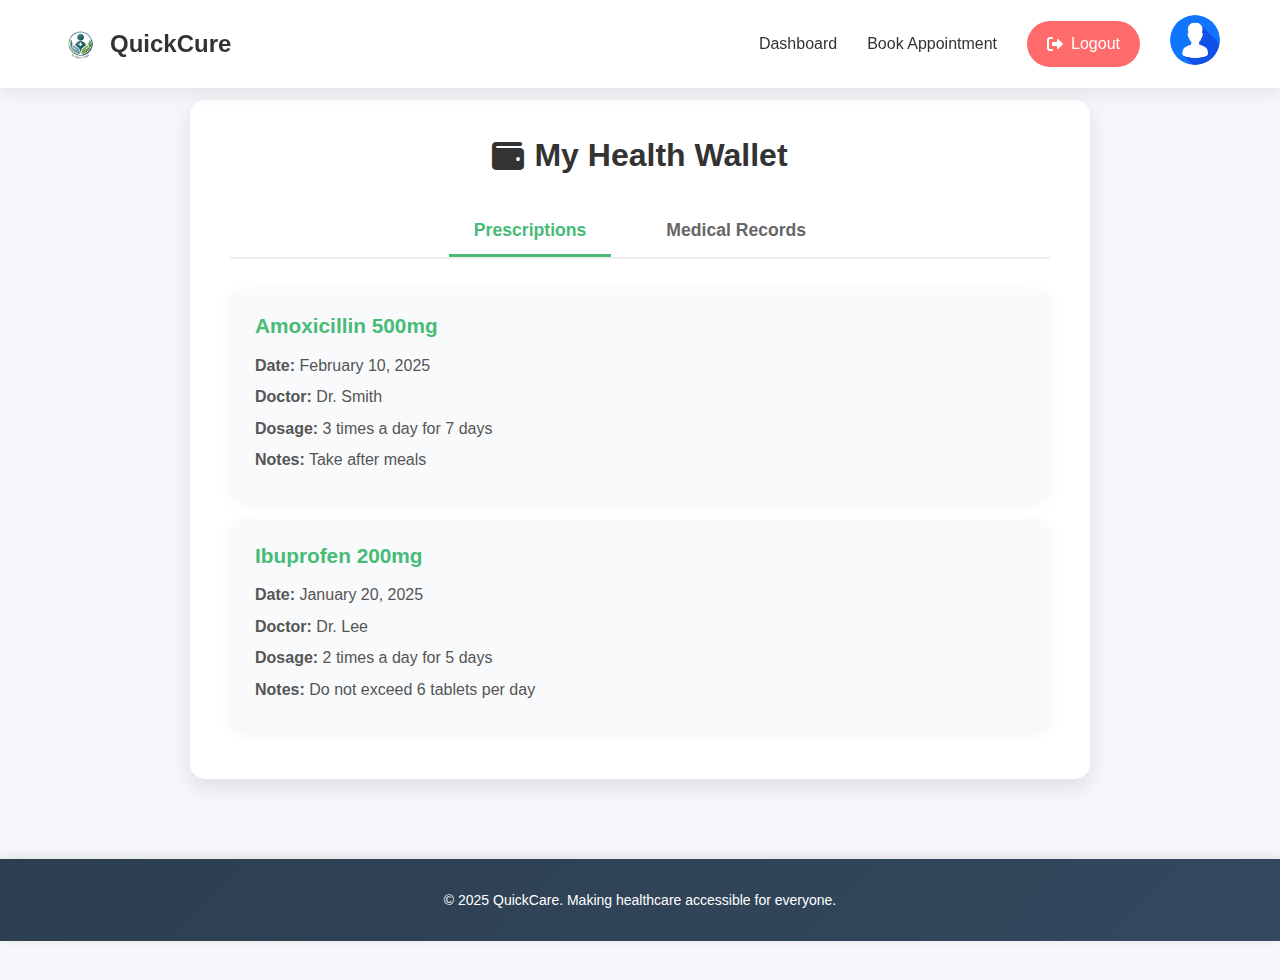
<file: Patient-health-wallet.html>
<!DOCTYPE html>
<html lang="en">
<head>
  <meta charset="UTF-8" />
  <meta name="viewport" content="width=device-width, initial-scale=1" />
  <title>Health Wallet - QuickCure</title>
  <link
    rel="stylesheet"
    href="https://cdnjs.cloudflare.com/ajax/libs/font-awesome/6.0.0/css/all.min.css"
  />
  <link rel="stylesheet" href="Patient-health-wallet.css" />
</head>
<body>
  <header class="header">
    <div class="container">
      <div class="logo">
        <img src="QuickCureLogo.png" alt="Quickcure Logo" class="logo-img" />
        <h1>QuickCure</h1>
      </div>
      <nav class="nav" role="navigation" aria-label="Primary Navigation">
        <a href="patient.html">Dashboard</a>
        <a href="patient.html#appointment-section">Book Appointment</a>
        <a href="#" id="logoutBtnDesktop" class="logout-btn">
          <i class="fas fa-sign-out-alt"></i> Logout
        </a>
        <a href="patient-profile.html">
          <img src="User-Profile.png" alt="User  Profile" />
        </a>
      </nav>
      <button id="mobileMenuBtn" class="mobile-menu-btn" aria-label="Toggle menu" aria-expanded="false" aria-controls="mobileMenu">
        <i class="fas fa-bars"></i>
      </button>
      <div id="mobileMenu" class="mobile-menu" aria-hidden="true">
        <a href="patient.html">Dashboard</a>
        <a href="patient-profile.html">Profile</a>
        <a href="patient-appointment.html">Book Appointment</a>
        <a href="patient-symptom-checker.html">Symptom Checker</a>
        <a href="#" id="logoutBtnMobile" class="logout-btn">
          <i class="fas fa-sign-out-alt"></i> Logout
        </a>
      </div>
    </div>
  </header>

  <main class="patient-dashboard" role="main">
    <div class="container">
      <section class="health-wallet-section" aria-label="My Health Wallet">
        <h2><i class="fas fa-wallet"></i> My Health Wallet</h2>
        <div class="wallet-tabs" role="tablist">
          <div class="wallet-tab active" data-tab="prescriptions" role="tab" tabindex="0" aria-selected="true" aria-controls="prescriptionsContent" id="tab-prescriptions">Prescriptions</div>
          <div class="wallet-tab" data-tab="records" role="tab" tabindex="-1" aria-selected="false" aria-controls="recordsContent" id="tab-records">Medical Records</div>
        </div>

        <div id="prescriptionsContent" class="tab-content active" role="tabpanel" aria-labelledby="tab-prescriptions">
          <div class="no-items-message" id="noPrescriptionsMessage">
            <i class="fas fa-prescription-bottle-alt"></i>
            <p>No digital prescriptions found.</p>
          </div>
        </div>

        <div id="recordsContent" class="tab-content" role="tabpanel" aria-labelledby="tab-records">
          <div class="no-items-message" id="noRecordsMessage">
            <i class="fas fa-file-medical"></i>
            <p>No medical records found.</p>
            <p>You can upload them in your profile or they will appear after consultations.</p>
          </div>
        </div>
      </section>
    </div>
  </main>

  <div id="notification" class="notification" role="alert" aria-live="assertive"></div>

  <footer>
    <p>© 2025 QuickCare. Making healthcare accessible for everyone.</p>
  </footer>

  <script src="Patient-health-wallet.js"></script>
</body>
</html>
</file>
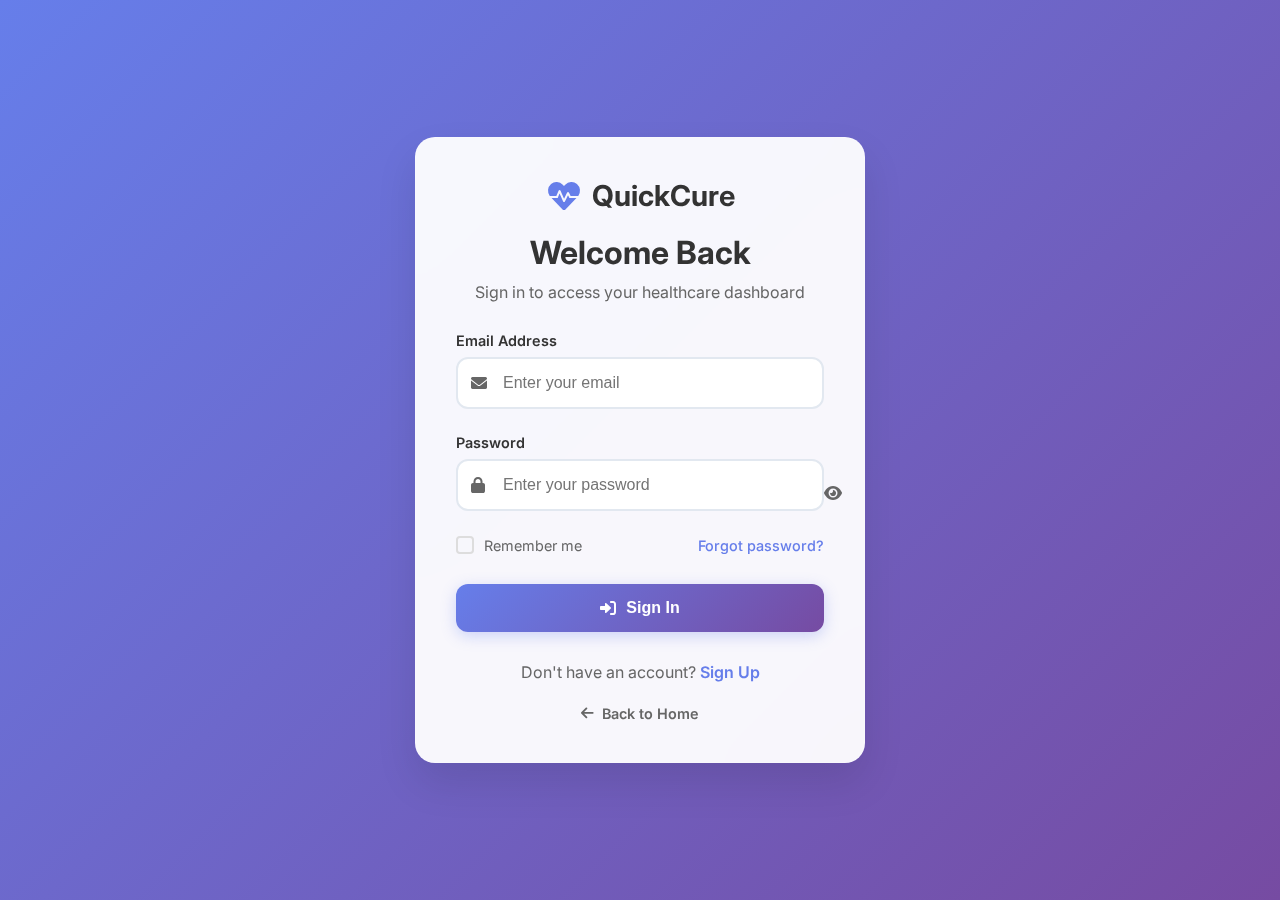
<file: Signin.html>
<!DOCTYPE html>
<html lang="en">
<head>
    <meta charset="UTF-8">
    <meta name="viewport" content="width=device-width, initial-scale=1.0">
    <title>Sign In - QuickCure</title>
    <link rel="stylesheet" href="SignIn.css">
    <link href="https://cdnjs.cloudflare.com/ajax/libs/font-awesome/6.0.0/css/all.min.css" rel="stylesheet">
    <link href="https://fonts.googleapis.com/css2?family=Inter:wght@300;400;500;600;700&display=swap" rel="stylesheet">
</head>
<body>
    <div class="signin-container">
        <div class="signin-card">
            <div class="signin-header">
                <div class="logo">
                    <i class="fas fa-heartbeat"></i>
                    <h1>QuickCure</h1>
                </div>
                <h2>Welcome Back</h2>
                <p>Sign in to access your healthcare dashboard</p>
            </div>
            
            <form class="signin-form" id="signinForm">
                <div class="form-group">
                    <label for="email">Email Address</label>
                    <div class="input-wrapper">
                        <i class="fas fa-envelope"></i>
                        <input type="email" id="email" name="email" placeholder="Enter your email" required>
                    </div>
                </div>
                
                <div class="form-group">
                    <label for="password">Password</label>
                    <div class="input-wrapper">
                        <i class="fas fa-lock"></i>
                        <input type="password" id="password" name="password" placeholder="Enter your password" required>
                        <button type="button" class="toggle-password" id="togglePassword">
                            <i class="fas fa-eye"></i>
                        </button>
                    </div>
                </div>
                
                <div class="form-options">
                    <label class="remember-me">
                        <input type="checkbox" id="remember">
                        <span class="checkmark"></span>
                        Remember me
                    </label>
                    <a href="#" class="forgot-password">Forgot password?</a>
                </div>
                
                <button type="submit" class="signin-btn">
                    <i class="fas fa-sign-in-alt"></i>
                    Sign In
                </button>
            </form>
            
            <div class="signin-footer">
                <p>Don't have an account? <a href="SignUp.html">Sign Up</a></p>
                <div class="back-home">
                    <a href="index.html"><i class="fas fa-arrow-left"></i> Back to Home</a>
                </div>
            </div>
        </div>
    </div>
    
    <script src="auth.js"></script>
</body>
</html>
</file>
<file: index.css>
@import url('https://fonts.googleapis.com/css2?family=Inter:wght@300;400;500;600;700&display=swap');

* {
    margin: 0;
    padding: 0;
    box-sizing: border-box;
}

body {
    font-family: 'Inter', sans-serif;
    background: linear-gradient(135deg, #667EEA 0%, #764BA2 100%);
    color: #333;
    line-height: 1.6;
    font-size: 16px;
}

.container {
    max-width: 1200px;
    margin: 0 auto;
    padding: 0 20px;
}

/* Header */
.header {
    position: fixed;
    top: 0;
    width: 100%;
    background: rgba(255, 255, 255, 0.95);
    backdrop-filter: blur(10px);
    box-shadow: 0 2px 20px rgba(0, 0, 0, 0.1);
    z-index: 1000;
}

.header .container {
    display: flex;
    justify-content: space-between;
    align-items: center;
    padding: 15px 20px;
}

.logo {
    display: flex;
    align-items: center;
    gap: 10px;
}

.logo-img {
    width: 40px;
    height: 40px;
    border-radius: 6px;
}

.logo h1 {
    font-size: 1.5rem;
    font-weight: 700;
    color: #333;
}

.nav {
    display: flex;
    align-items: center;
    gap: 30px;
}

.nav-links {
    display: flex;
    list-style: none;
    gap: 25px;
}

.nav-links a {
    color: #333;
    text-decoration: none;
    font-weight: 500;
    transition: color 0.3s ease;
}

.nav-links a:hover {
    color: #667EEA;
}

.auth-buttons {
    display: flex;
    gap: 15px;
    align-items: center;
}

.btn {
    padding: 10px 20px;
    border-radius: 25px;
    text-decoration: none;
    font-weight: 600;
    transition: all 0.3s ease;
    display: inline-flex;
    align-items: center;
    gap: 8px;
    cursor: pointer;
    border: none;
}

.sign-in {
    color: #333;
    background: transparent;
    border: 2px solid #667EEA;
}

.sign-in:hover {
    background: #667EEA;
    color: white;
}

.admin-login {
    background: #764BA2;
    color: white;
}

.admin-login:hover {
    background: #5a3580;
    transform: translateY(-2px);
}

.menu-toggle {
    display: none;
    flex-direction: column;
    background: none;
    border: none;
    cursor: pointer;
    padding: 5px;
}

.hamburger-line {
    width: 25px;
    height: 3px;
    background-color: #333;
    margin: 3px 0;
    transition: all 0.3s ease;
    display: block;
}

.menu-toggle.active .hamburger-line:nth-child(1) {
    transform: rotate(45deg) translate(5px, 5px);
}

.menu-toggle.active .hamburger-line:nth-child(2) {
    opacity: 0;
}

.menu-toggle.active .hamburger-line:nth-child(3) {
    transform: rotate(-45deg) translate(7px, -6px);
}

.mobile-menu {
    display: none;
    flex-direction: column;
    background: rgba(255, 255, 255, 0.98);
    padding: 20px;
    gap: 15px;
    position: absolute;
    top: 100%;
    left: 0;
    right: 0;
    box-shadow: 0 4px 6px rgba(0, 0, 0, 0.1);
}

.mobile-menu.show {
    display: flex;
}

.mobile-menu a {
    color: #333;
    text-decoration: none;
    padding: 10px 0;
    border-bottom: 1px solid #eee;
    font-weight: 500;
}

.mobile-menu a:hover {
    color: #667EEA;
}

/* Main Content */
.main-content {
    margin-top: 80px;
}

/* Hero Section */
.hero {
    text-align: center;
    padding: 100px 30px; /* Increased padding to make space for the button */
    background-color: #1E2A38; /* Base color for hero section */
    color: white;
    border-radius: 1px;
    margin-bottom: 5px;
    position: relative;
    overflow: hidden;
    box-shadow: 0 10px 25px rgba(0,0,0,0.2);
}

.hero-image {
    position: absolute;
    top: 0;
    left:0%;
    width: 100%;
    height: 100%;
    overflow: hidden;
    border-radius: 15px;
    z-index: 1;
}

.hero-image img {
    width: 100%;
    height: 100%;
    object-fit: cover;
    display: block;
    filter: brightness(0.6); /* Slightly more dim for better text contrast */
}

/* Gradient overlay on image */
.hero::before {
    content: '';
    position: absolute;
    top: 0;
    left: 0;
    width: 100%;
    height: 100%;
    background: linear-gradient(rgba(30,42,56,0.7), rgba(30,42,56,0.7)); /* Slightly more opaque overlay */
    border-radius: 15px;
    z-index: 2;
}

/* Hero text content */
.hero h1 {
    font-family: 'Lexend', sans-serif;
    color: #FFD166; /* Accent Color: sun yellow */
    font-size: 3.8em;
    margin-bottom: 25px;
    font-weight: 700;
    text-shadow: 2px 2px 10px rgba(0,0,0,0.6); /* More pronounced shadow */
    line-height: 1.2;
    position: relative; /* Ensure text is above overlay */
    z-index: 3;
}

.hero p {
    font-size: 1.5em;
    margin-bottom: 45px;
    max-width: 900px;
    margin-left: auto;
    margin-right: auto;
    line-height: 1.7;
    color: #f0f0f0;
    position: relative; /* Ensure text is above overlay */
    z-index: 3;
}

/* New Hero Button - rectangle with light green */
.hero-button {
    margin-top: 30px;
    display: inline-block;
    padding: 15px 40px;
    font-size: 1.2em;
    font-weight: 600;
    color: #000000;
    background-color: #90ee90; /* Light green */
    border: none;
    border-radius: 6px; /* Slightly rounded corners for rectangle */
    text-decoration: none;
    transition: background-color 0.3s ease, transform 0.3s ease;
    box-shadow: 0 6px 12px rgba(144, 238, 144, 0.5);
    z-index: 3;
    position: relative;
}

.hero-button:hover {
    background-color: #7cd67c; /* Slightly darker green on hover */
    transform: translateY(-3px);
    box-shadow: 0 10px 20px rgba(124, 214, 124, 0.6);
}

/* Adjust hero text alignment for the button */
.hero-text {
    display: flex;
    flex-direction: column;
    align-items: center; /* Center items horizontally */
    justify-content: center; /* Center items vertically */
    height: 100%; /* Take full height of hero-content */
    position: relative;
    z-index: 3;
}

/* Ensure hero content is centered */
.hero .container {
    display: flex;
    justify-content: center;
    align-items: center;
    height: 100%;
}

/* Features */
.features {
    padding: 80px 0;
    background: rgba(255, 255, 255, 0.95);
    color: #333;
}

.section-header {
    text-align: center;
    margin-bottom: 60px;
}

.section-header h2 {
    font-size: 2.5rem;
    font-weight: 700;
    margin-bottom: 15px;
}

.section-header p {
    font-size: 1.2rem;
    color: #666;
}

.features-grid {
    display: grid;
    grid-template-columns: repeat(auto-fit, minmax(300px, 1fr));
    gap: 30px;
    margin-bottom: 50px;
}

.feature-card {
    background: white;
    padding: 40px 30px;
    border-radius: 20px;
    text-align: center;
    box-shadow: 0 10px 30px rgba(0, 0, 0, 0.1);
    transition: transform 0.3s ease, box-shadow 0.3s ease;
}

.feature-card:hover {
    transform: translateY(-10px);
    box-shadow: 0 20px 40px rgba(0, 0, 0, 0.15);
}

.card-icon {
    font-size: 3rem;
    color: #667EEA;
    margin-bottom: 20px;
}

.feature-card h3 {
    font-size: 1.5rem;
    margin-bottom: 15px;
    color: #333;
}

.feature-card p {
    color: #666;
    margin-bottom: 25px;
    line-height: 1.6;
}

.btn-block {
    width: 100%;
    justify-content: center;
    padding: 15px;
    background: #667EEA;
    color: white;
    border-radius: 10px;
}

.btn-block:hover {
    background: #5a67d8;
}

.services-grid {
    display: grid;
    grid-template-columns: repeat(auto-fit, minmax(200px, 1fr));
    gap: 20px;
    margin-top: 40px;
}

.service-item {
    text-align: center;
    padding: 20px;
}

.service-item i {
    font-size: 2rem;
    color: #667EEA;
    margin-bottom: 10px;
}

.service-item h4 {
    margin-bottom: 10px;
    color: #333;
}

.service-item p {
    color: #666;
    font-size: 0.9rem;
}

/* About & Contact */
.about,
.contact {
    padding: 60px 0;
    text-align: center;
    color: white;
}

.about h2,
.contact h2 {
    font-size: 2.5rem;
    margin-bottom: 20px;
}

.about p {
    font-size: 1.2rem;
    opacity: 0.9;
    max-width: 700px;
    margin: 0 auto;
}

.contact-info {
    display: flex;
    justify-content: center;
    gap: 40px;
    margin-top: 30px;
}
  footer {
    text-align: center;
    padding: 30px;
    background: linear-gradient(135deg, #2c3e50 0%, #34495e 100%);
    color: #fff;
    font-size: 14px;
    box-shadow: 0 -2px 10px rgba(0, 0, 0, 0.1);
  }
</file>
<file: Admin-doctor.css>
/* Import fonts and base styles */
@import url('https://fonts.googleapis.com/css2?family=Inter:wght@300;400;500;600;700&display=swap');

* {
    margin: 0;
    padding: 0;
    box-sizing: border-box;
}

body {
    font-family: 'Inter', -apple-system, BlinkMacSystemFont, sans-serif;
    background: linear-gradient(135deg, #667eea 0%, #764ba2 100%);
    min-height: 100vh;
    color: #2d3748;
    line-height: 1.6;
}

/* Header Styles */
.admin-header {
    background: rgba(255, 255, 255, 0.95);
    backdrop-filter: blur(20px);
    border-bottom: 1px solid rgba(255, 255, 255, 0.2);
    position: sticky;
    top: 0;
    z-index: 1000;
    box-shadow: 0 4px 20px rgba(0, 0, 0, 0.1);
}

.header-content {
    max-width: 1200px;
    margin: 0 auto;
    display: flex;
    justify-content: space-between;
    align-items: center;
    padding: 1rem 2rem;
}

.logo-section {
    display: flex;
    align-items: center;
    gap: 0.75rem;
}

.logo-icon {
    font-size: 2rem;
    color: #667eea;
    animation: pulse 2s infinite;
}

@keyframes pulse {
    0%, 100% { transform: scale(1); }
    50% { transform: scale(1.05); }
}

.logo-section h1 {
    font-size: 1.75rem;
    font-weight: 700;
    background: linear-gradient(135deg, #667eea, #764ba2);
    -webkit-background-clip: text;
    -webkit-text-fill-color: transparent;
    background-clip: text;
}

.header-nav {
    display: flex;
    align-items: center;
    gap: 1rem;
}

.nav-link {
    color: #4a5568;
    text-decoration: none;
    padding: 0.5rem 1rem;
    border-radius: 8px;
    transition: all 0.3s ease;
    display: flex;
    align-items: center;
    gap: 0.5rem;
}

.nav-link:hover {
    background: rgba(102, 126, 234, 0.1);
    color: #667eea;
}

.logout-btn {
    display: flex;
    align-items: center;
    gap: 0.5rem;
    background: linear-gradient(135deg, #ff6b6b, #ee5a52);
    color: white;
    border: none;
    padding: 0.75rem 1.5rem;
    border-radius: 50px;
    font-weight: 600;
    cursor: pointer;
    transition: all 0.3s ease;
    box-shadow: 0 4px 15px rgba(238, 90, 82, 0.3);
}

.logout-btn:hover {
    transform: translateY(-2px);
    box-shadow: 0 6px 20px rgba(238, 90, 82, 0.4);
}

/* Main Container */
.container {
    max-width: 1200px;
    margin: 0 auto;
    padding: 2rem;
}

/* Page Header */
.page-header {
    display: flex;
    justify-content: space-between;
    align-items: center;
    margin-bottom: 2rem;
    background: rgba(255, 255, 255, 0.95);
    backdrop-filter: blur(20px);
    border-radius: 20px;
    padding: 2rem;
    box-shadow: 0 8px 32px rgba(0, 0, 0, 0.1);
}

.page-title {
    display: flex;
    align-items: center;
    gap: 1rem;
}

.page-icon {
    font-size: 3rem;
    color: #667eea;
}

.page-title h1 {
    font-size: 2.5rem;
    font-weight: 700;
    color: #2d3748;
    margin-bottom: 0.5rem;
}

.page-title p {
    color: #718096;
    font-size: 1.125rem;
}

.page-stats {
    display: flex;
    gap: 2rem;
}

.quick-stat {
    text-align: center;
}

.stat-number {
    display: block;
    font-size: 2rem;
    font-weight: 700;
    color: #667eea;
}

.stat-label {
    font-size: 0.875rem;
    color: #718096;
    text-transform: uppercase;
    letter-spacing: 0.5px;
}

/* Management Section */
.doctor-management-section {
    background: rgba(255, 255, 255, 0.95);
    backdrop-filter: blur(20px);
    border-radius: 20px;
    padding: 2rem;
    margin-bottom: 2rem;
    box-shadow: 0 8px 32px rgba(0, 0, 0, 0.1);
    border: 1px solid rgba(255, 255, 255, 0.2);
}

.doctor-management-section h2 {
    color: #2d3748;
    margin-bottom: 1.5rem;
    font-size: 1.5rem;
    font-weight: 600;
    display: flex;
    align-items: center;
    gap: 0.5rem;
}

.section-header {
    display: flex;
    justify-content: space-between;
    align-items: center;
    margin-bottom: 1.5rem;
}

.section-actions {
    display: flex;
    gap: 1rem;
}

/* Form Styles */
.doctor-form {
    display: grid;
    grid-template-columns: 1fr 1fr;
    gap: 1.5rem;
    margin-bottom: 2rem;
}

.form-row {
    display: contents;
}

.form-group {
    display: flex;
    flex-direction: column;
    gap: 0.5rem;
}

.form-group.full-width {
    grid-column: 1 / -1;
}

.form-group label {
    font-weight: 600;
    color: #4a5568;
    font-size: 0.875rem;
}

.form-group input,
.form-group select,
.form-group textarea {
    width: 100%;
    padding: 0.75rem;
    border: 2px solid #e2e8f0;
    border-radius: 12px;
    font-size: 1rem;
    transition: all 0.3s ease;
    background: #fff;
}

.form-group input:focus,
.form-group select:focus,
.form-group textarea:focus {
    outline: none;
    border-color: #667eea;
    box-shadow: 0 0 0 3px rgba(102, 126, 234, 0.1);
    transform: translateY(-1px);
}

.form-group textarea {
    resize: vertical;
    min-height: 80px;
}

.form-actions {
    grid-column: 1 / -1;
    display: flex;
    justify-content: flex-end;
    gap: 1rem;
    margin-top: 1rem;
}

/* Button Styles */
.btn {
    padding: 0.75rem 1.5rem;
    font-size: 1rem;
    font-weight: 600;
    border: none;
    border-radius: 12px;
    cursor: pointer;
    transition: all 0.3s ease;
    display: inline-flex;
    align-items: center;
    gap: 0.5rem;
}

.btn.add {
    background: linear-gradient(135deg, #48bb78, #38a169);
    color: white;
    box-shadow: 0 4px 15px rgba(72, 187, 120, 0.3);
}

.btn.add:hover {
    transform: translateY(-2px);
    box-shadow: 0 6px 20px rgba(72, 187, 120, 0.4);
}

.btn.clear {
    background: linear-gradient(135deg, #a0aec0, #718096);
    color: white;
    box-shadow: 0 4px 15px rgba(160, 174, 192, 0.3);
}

.btn.clear:hover {
    transform: translateY(-2px);
    box-shadow: 0 6px 20px rgba(160, 174, 192, 0.4);
}

.btn-edit, .btn-delete {
    padding: 0.5rem 1rem;
    font-size: 0.875rem;
    border-radius: 8px;
}

.btn-edit {
    background: rgba(66, 153, 225, 0.1);
    color: #3182ce;
    border: 1px solid rgba(66, 153, 225, 0.2);
}

.btn-edit:hover {
    background: rgba(66, 153, 225, 0.2);
}

.btn-delete {
    background: rgba(245, 101, 101, 0.1);
    color: #e53e3e;
    border: 1px solid rgba(245, 101, 101, 0.2);
}

.btn-delete:hover {
    background: rgba(245, 101, 101, 0.2);
}

/* Search and Filter */
.search-filter {
    display: flex;
    gap: 1rem;
    flex-wrap: wrap;
}

.search-input, .filter-select {
    padding: 0.75rem;
    border: 2px solid #e2e8f0;
    border-radius: 12px;
    font-size: 0.875rem;
    background: #fff;
    transition: all 0.3s ease;
}

.search-input:focus, .filter-select:focus {
    outline: none;
    border-color: #667eea;
    box-shadow: 0 0 0 3px rgba(102, 126, 234, 0.1);
}

.search-input {
    min-width: 250px;
}

.filter-select {
    min-width: 150px;
}

/* Table Styles */
.table-container {
    overflow-x: auto;
    border-radius: 12px;
    box-shadow: 0 4px 15px rgba(0, 0, 0, 0.1);
}

#doctorManagementTable {
    width: 100%;
    border-collapse: collapse;
    background: #fff;
    border-radius: 12px;
    overflow: hidden;
}

#doctorManagementTable th {
    background: linear-gradient(135deg, #667eea, #764ba2);
    color: white;
    padding: 1rem;
    text-align: left;
    font-weight: 600;
    font-size: 0.875rem;
    text-transform: uppercase;
    letter-spacing: 0.5px;
}

#doctorManagementTable td {
    padding: 1rem;
    border-bottom: 1px solid #e2e8f0;
    vertical-align: middle;
}

#doctorManagementTable tbody tr {
    transition: background-color 0.2s ease;
}

#doctorManagementTable tbody tr:nth-child(even) {
    background-color: #f8fafc;
}

#doctorManagementTable tbody tr:hover {
    background-color: rgba(102, 126, 234, 0.05);
}

/* Action Buttons in Table */
.action-buttons {
    display: flex;
    gap: 0.5rem;
}

/* Status Badges */
.status-badge {
    display: inline-block;
    padding: 0.25rem 0.75rem;
    border-radius: 50px;
    font-size: 0.75rem;
    font-weight: 600;
    text-transform: uppercase;
    letter-spacing: 0.5px;
}

.status-available {
    background: rgba(72, 187, 120, 0.1);
    color: #38a169;
}

.status-busy {
    background: rgba(237, 137, 54, 0.1);
    color: #dd6b20;
}

.status-on_leave {
    background: rgba(102, 126, 234, 0.1);
    color: #667eea;
}

/* Messages */
#messageContainer {
    margin-bottom: 1rem;
}

.message {
    padding: 0.75rem 1rem;
    border-radius: 8px;
    margin-bottom: 1rem;
    font-weight: 500;
    display: flex;
    align-items: center;
    gap: 0.5rem;
}

.message.success {
    background: rgba(72, 187, 120, 0.1);
    color: #38a169;
    border: 1px solid rgba(72, 187, 120, 0.2);
}

.message.error {
    background: rgba(245, 101, 101, 0.1);
    color: #e53e3e;
    border: 1px solid rgba(245, 101, 101, 0.2);
}

/* Error States */
.error {
    border-color: #e53e3e !important;
    box-shadow: 0 0 0 3px rgba(229, 62, 62, 0.1) !important;
}

.error-message {
    color: #e53e3e;
    font-size: 0.75rem;
    margin-top: 0.25rem;
}

/* Empty State */
.empty-state {
    text-align: center;
    padding: 3rem;
    color: #718096;
}

.empty-state i {
    font-size: 3rem;
    margin-bottom: 1rem;
    opacity: 0.5;
}

.empty-state h3 {
    color: #2d3748;
    margin-bottom: 0.5rem;
}

/* Loading State */
.loading {
    opacity: 0.6;
    pointer-events: none;
    position: relative;
}

.loading::after {
    content: '';
    position: absolute;
    top: 50%;
    left: 50%;
    width: 20px;
    height: 20px;
    margin: -10px 0 0 -10px;
    border: 2px solid #667eea;
    border-top: 2px solid transparent;
    border-radius: 50%;
    animation: spin 1s linear infinite;
}

@keyframes spin {
    0% { transform: rotate(0deg); }
    100% { transform: rotate(360deg); }
}

/* Responsive Design */
@media (max-width: 768px) {
    .container {
        padding: 1rem;
    }

    .page-header {
        flex-direction: column;
        gap: 1rem;
        text-align: center;
    }

    .page-stats {
        justify-content: center;
    }

    .doctor-form {
        grid-template-columns: 1fr;
    }

    .form-actions {
        flex-direction: column;
        align-items: stretch;
    }

    .section-header {
        flex-direction: column;
        gap: 1rem;
        align-items: stretch;
    }

    .search-filter {
        justify-content: stretch;
    }

    .search-input, .filter-select {
        flex: 1;
        min-width: unset;
    }

    .action-buttons {
        flex-direction: column;
    }

    .header-content {
        padding: 1rem;
    }

    .header-nav .nav-link {
        display: none;
    }

    .logo-section h1 {
        font-size: 1.5rem;
    }
}

@media (max-width: 480px) {
    .doctor-management-section {
        padding: 1rem;
    }

    .page-header {
        padding: 1.5rem;
    }

    .page-title h1 {
        font-size: 2rem;
    }

    .page-icon {
        font-size: 2rem;
    }

    #doctorManagementTable {
        font-size: 0.875rem;
    }

    #doctorManagementTable th,
    #doctorManagementTable td {
        padding: 0.5rem;
    }
}
</file>
<file: Admin-hospital.css>
/* Import fonts and base styles */
@import url('https://fonts.googleapis.com/css2?family=Inter:wght@300;400;500;600;700&display=swap');

* {
    margin: 0;
    padding: 0;
    box-sizing: border-box;
}

body {
    font-family: 'Inter', -apple-system, BlinkMacSystemFont, sans-serif;
    background: linear-gradient(135deg, #667eea 0%, #764ba2 100%);
    min-height: 100vh;
    color: #2d3748;
    line-height: 1.6;
}

/* Header Styles */
.admin-header {
    background: rgba(255, 255, 255, 0.95);
    backdrop-filter: blur(20px);
    border-bottom: 1px solid rgba(255, 255, 255, 0.2);
    position: sticky;
    top: 0;
    z-index: 1000;
    box-shadow: 0 4px 20px rgba(0, 0, 0, 0.1);
}

.header-content {
    max-width: 1200px;
    margin: 0 auto;
    display: flex;
    justify-content: space-between;
    align-items: center;
    padding: 1rem 2rem;
}

.logo-section {
    display: flex;
    align-items: center;
    gap: 0.75rem;
}

.logo-icon {
    font-size: 2rem;
    color: #667eea;
    animation: pulse 2s infinite;
}

@keyframes pulse {
    0%, 100% { transform: scale(1); }
    50% { transform: scale(1.05); }
}

.logo-section h1 {
    font-size: 1.75rem;
    font-weight: 700;
    background: linear-gradient(135deg, #667eea, #764ba2);
    -webkit-background-clip: text;
    -webkit-text-fill-color: transparent;
    background-clip: text;
}

.header-nav {
    display: flex;
    align-items: center;
    gap: 1rem;
}

.nav-link {
    color: #4a5568;
    text-decoration: none;
    padding: 0.5rem 1rem;
    border-radius: 8px;
    transition: all 0.3s ease;
    display: flex;
    align-items: center;
    gap: 0.5rem;
}

.nav-link:hover {
    background: rgba(102, 126, 234, 0.1);
    color: #667eea;
}

.logout-btn {
    display: flex;
    align-items: center;
    gap: 0.5rem;
    background: linear-gradient(135deg, #ff6b6b, #ee5a52);
    color: white;
    border: none;
    padding: 0.75rem 1.5rem;
    border-radius: 50px;
    font-weight: 600;
    cursor: pointer;
    transition: all 0.3s ease;
    box-shadow: 0 4px 15px rgba(238, 90, 82, 0.3);
}

.logout-btn:hover {
    transform: translateY(-2px);
    box-shadow: 0 6px 20px rgba(238, 90, 82, 0.4);
}

/* Main Container */
.container {
    max-width: 1200px;
    margin: 0 auto;
    padding: 2rem;
}

/* Page Header */
.page-header {
    display: flex;
    justify-content: space-between;
    align-items: center;
    margin-bottom: 2rem;
    background: rgba(255, 255, 255, 0.95);
    backdrop-filter: blur(20px);
    border-radius: 20px;
    padding: 2rem;
    box-shadow: 0 8px 32px rgba(0, 0, 0, 0.1);
}

.page-title {
    display: flex;
    align-items: center;
    gap: 1rem;
}

.page-icon {
    font-size: 3rem;
    color: #667eea;
}

.page-title h1 {
    font-size: 2.5rem;
    font-weight: 700;
    color: #2d3748;
    margin-bottom: 0.5rem;
}

.page-title p {
    color: #718096;
    font-size: 1.125rem;
}

.page-stats {
    display: flex;
    gap: 2rem;
}

.quick-stat {
    text-align: center;
}

.stat-number {
    display: block;
    font-size: 2rem;
    font-weight: 700;
    color: #667eea;
}

.stat-label {
    font-size: 0.875rem;
    color: #718096;
    text-transform: uppercase;
    letter-spacing: 0.5px;
}

/* Management Section */
.hospital-management-section {
    background: rgba(255, 255, 255, 0.95);
    backdrop-filter: blur(20px);
    border-radius: 20px;
    padding: 2rem;
    margin-bottom: 2rem;
    box-shadow: 0 8px 32px rgba(0, 0, 0, 0.1);
    border: 1px solid rgba(255, 255, 255, 0.2);
}

.hospital-management-section h2 {
    color: #2d3748;
    margin-bottom: 1.5rem;
    font-size: 1.5rem;
    font-weight: 600;
    display: flex;
    align-items: center;
    gap: 0.5rem;
}

.section-header {
    display: flex;
    justify-content: space-between;
    align-items: center;
    margin-bottom: 1.5rem;
}

.section-actions {
    display: flex;
    gap: 1rem;
}

/* Form Styles */
.hospital-form {
    display: grid;
    grid-template-columns: 1fr 1fr;
    gap: 1.5rem;
    margin-bottom: 2rem;
}

.form-row {
    display: contents;
}

.form-group {
    display: flex;
    flex-direction: column;
    gap: 0.5rem;
}

.form-group.full-width {
    grid-column: 1 / -1;
}

.form-group label {
    font-weight: 600;
    color: #4a5568;
    font-size: 0.875rem;
}

.form-group input,
.form-group select,
.form-group textarea {
    width: 100%;
    padding: 0.75rem;
    border: 2px solid #e2e8f0;
    border-radius: 12px;
    font-size: 1rem;
    transition: all 0.3s ease;
    background: #fff;
}

.form-group input:focus,
.form-group select:focus,
.form-group textarea:focus {
    outline: none;
    border-color: #667eea;
    box-shadow: 0 0 0 3px rgba(102, 126, 234, 0.1);
    transform: translateY(-1px);
}

.form-group textarea {
    resize: vertical;
    min-height: 80px;
}

.form-actions {
    grid-column: 1 / -1;
    display: flex;
    justify-content: flex-end;
    gap: 1rem;
    margin-top: 1rem;
}

/* Button Styles */
.btn {
    padding: 0.75rem 1.5rem;
    font-size: 1rem;
    font-weight: 600;
    border: none;
    border-radius: 12px;
    cursor: pointer;
    transition: all 0.3s ease;
    display: inline-flex;
    align-items: center;
    gap: 0.5rem;
}

.btn.add {
    background: linear-gradient(135deg, #48bb78, #38a169);
    color: white;
    box-shadow: 0 4px 15px rgba(72, 187, 120, 0.3);
}

.btn.add:hover {
    transform: translateY(-2px);
    box-shadow: 0 6px 20px rgba(72, 187, 120, 0.4);
}

.btn.clear {
    background: linear-gradient(135deg, #a0aec0, #718096);
    color: white;
    box-shadow: 0 4px 15px rgba(160, 174, 192, 0.3);
}

.btn.clear:hover {
    transform: translateY(-2px);
    box-shadow: 0 6px 20px rgba(160, 174, 192, 0.4);
}

.btn-edit, .btn-remove {
    padding: 0.5rem 1rem;
    font-size: 0.875rem;
    border-radius: 8px;
}

.btn-edit {
    background: rgba(66, 153, 225, 0.1);
    color: #3182ce;
    border: 1px solid rgba(66, 153, 225, 0.2);
}

.btn-edit:hover {
    background: rgba(66, 153, 225, 0.2);
}

.btn-remove {
    background: rgba(245, 101, 101, 0.1);
    color: #e53e3e;
    border: 1px solid rgba(245, 101, 101, 0.2);
}

.btn-remove:hover {
    background: rgba(245, 101, 101, 0.2);
}

/* Search and Filter */
.search-filter {
    display: flex;
    gap: 1rem;
    flex-wrap: wrap;
}

.search-input, .filter-select {
    padding: 0.75rem;
    border: 2px solid #e2e8f0;
    border-radius: 12px;
    font-size: 0.875rem;
    background: #fff;
    transition: all 0.3s ease;
}

.search-input:focus, .filter-select:focus {
    outline: none;
    border-color: #667eea;
    box-shadow: 0 0 0 3px rgba(102, 126, 234, 0.1);
}

.search-input {
    min-width: 250px;
}

.filter-select {
    min-width: 130px;
}

/* Table Styles */
.table-container {
    overflow-x: auto;
    border-radius: 12px;
    box-shadow: 0 4px 15px rgba(0, 0, 0, 0.1);
}

#hospitalManagementTable {
    width: 100%;
    border-collapse: collapse;
    background: #fff;
    border-radius: 12px;
    overflow: hidden;
}

#hospitalManagementTable th {
    background: linear-gradient(135deg, #667eea, #764ba2);
    color: white;
    padding: 1rem;
    text-align: left;
    font-weight: 600;
    font-size: 0.875rem;
    text-transform: uppercase;
    letter-spacing: 0.5px;
}

#hospitalManagementTable td {
    padding: 1rem;
    border-bottom: 1px solid #e2e8f0;
    vertical-align: middle;
}

#hospitalManagementTable tbody tr {
    transition: background-color 0.2s ease;
}

#hospitalManagementTable tbody tr:nth-child(even) {
    background-color: #f8fafc;
}

#hospitalManagementTable tbody tr:hover {
    background-color: rgba(102, 126, 234, 0.05);
}

/* Action Buttons in Table */
.action-buttons {
    display: flex;
    gap: 0.5rem;
}

/* Status Badges */
.status-badge {
    display: inline-block;
    padding: 0.25rem 0.75rem;
    border-radius: 50px;
    font-size: 0.75rem;
    font-weight: 600;
    text-transform: uppercase;
    letter-spacing: 0.5px;
}

.status-verified {
    background: rgba(72, 187, 120, 0.1);
    color: #38a169;
}

.status-pending {
    background: rgba(237, 137, 54, 0.1);
    color: #dd6b20;
}

/* Messages */
#messageContainer {
    margin-bottom: 1rem;
}

.message {
    padding: 0.75rem 1rem;
    border-radius: 8px;
    margin-bottom: 1rem;
    font-weight: 500;
    display: flex;
    align-items: center;
    gap: 0.5rem;
}

.message.success {
    background: rgba(72, 187, 120, 0.1);
    color: #38a169;
    border: 1px solid rgba(72, 187, 120, 0.2);
}

.message.error {
    background: rgba(245, 101, 101, 0.1);
    color: #e53e3e;
    border: 1px solid rgba(245, 101, 101, 0.2);
}

/* Error States */
.error {
    border-color: #e53e3e !important;
    box-shadow: 0 0 0 3px rgba(229, 62, 62, 0.1) !important;
}

.error-message {
    color: #e53e3e;
    font-size: 0.75rem;
    margin-top: 0.25rem;
}

/* Empty State */
.empty-state {
    text-align: center;
    padding: 3rem;
    color: #718096;
}

.empty-state i {
    font-size: 3rem;
    margin-bottom: 1rem;
    opacity: 0.5;
}

.empty-state h3 {
    color: #2d3748;
    margin-bottom: 0.5rem;
}

/* Loading State */
.loading {
    opacity: 0.6;
    pointer-events: none;
    position: relative;
}

.loading::after {
    content: '';
    position: absolute;
    top: 50%;
    left: 50%;
    width: 20px;
    height: 20px;
    margin: -10px 0 0 -10px;
    border: 2px solid #667eea;
    border-top: 2px solid transparent;
    border-radius: 50%;
    animation: spin 1s linear infinite;
}

@keyframes spin {
    0% { transform: rotate(0deg); }
    100% { transform: rotate(360deg); }
}

/* Responsive Design */
@media (max-width: 768px) {
    .container {
        padding: 1rem;
    }

    .page-header {
        flex-direction: column;
        gap: 1rem;
        text-align: center;
    }

    .page-stats {
        justify-content: center;
        flex-wrap: wrap;
    }

    .hospital-form {
        grid-template-columns: 1fr;
    }

    .form-actions {
        flex-direction: column;
        align-items: stretch;
    }

    .section-header {
        flex-direction: column;
        gap: 1rem;
        align-items: stretch;
    }

    .search-filter {
        justify-content: stretch;
    }

    .search-input, .filter-select {
        flex: 1;
        min-width: unset;
    }

    .action-buttons {
        flex-direction: column;
    }

    .header-content {
        padding: 1rem;
    }

    .header-nav .nav-link {
        display: none;
    }

    .logo-section h1 {
        font-size: 1.5rem;
    }
}

@media (max-width: 480px) {
    .hospital-management-section {
        padding: 1rem;
    }

    .page-header {
        padding: 1.5rem;
    }

    .page-title h1 {
        font-size: 2rem;
    }

    .page-icon {
        font-size: 2rem;
    }

    #hospitalManagementTable {
        font-size: 0.875rem;
    }

    #hospitalManagementTable th,
    #hospitalManagementTable td {
        padding: 0.5rem;
    }
}
</file>
<file: admin.css>
/* Import fonts and base styles */
        @import url('https://fonts.googleapis.com/css2?family=Inter:wght@300;400;500;600;700&display=swap');

        * {
            margin: 0;
            padding: 0;
            box-sizing: border-box;
        }

        body {
            font-family: 'Inter', -apple-system, BlinkMacSystemFont, sans-serif;
            background: linear-gradient(135deg, #667eea 0%, #764ba2 100%);
            min-height: 100vh;
            color: #2d3748;
            line-height: 1.6;
        }

        /* Enhanced Header */
        .admin-header {
            background: rgba(255, 255, 255, 0.95);
            backdrop-filter: blur(20px);
            border-bottom: 1px solid rgba(255, 255, 255, 0.2);
            position: sticky;
            top: 0;
            z-index: 1000;
            box-shadow: 0 4px 20px rgba(0, 0, 0, 0.1);
        }

        .header-content {
            max-width: 1200px;
            margin: 0 auto;
            display: flex;
            justify-content: space-between;
            align-items: center;
            padding: 1rem 2rem;
        }

        .logo-section {
            display: flex;
            align-items: center;
            gap: 0.75rem;
        }

        .logo-icon {
            font-size: 2rem;
            color: #667eea;
            animation: pulse 2s infinite;
        }

        @keyframes pulse {
            0%, 100% { transform: scale(1); }
            50% { transform: scale(1.05); }
        }

        .logo-section h1 {
            font-size: 1.75rem;
            font-weight: 700;
            background: linear-gradient(135deg, #667eea, #764ba2);
            -webkit-background-clip: text;
            -webkit-text-fill-color: transparent;
            background-clip: text;
        }

        .logout-btn {
            display: flex;
            align-items: center;
            gap: 0.5rem;
            background: linear-gradient(135deg, #ff6b6b, #ee5a52);
            color: white;
            border: none;
            padding: 0.75rem 1.5rem;
            border-radius: 50px;
            font-weight: 600;
            cursor: pointer;
            transition: all 0.3s ease;
            box-shadow: 0 4px 15px rgba(238, 90, 82, 0.3);
        }

        .logout-btn:hover {
            transform: translateY(-2px);
            box-shadow: 0 6px 20px rgba(238, 90, 82, 0.4);
        }

        /* Main Container */
        .container {
            max-width: 1200px;
            margin: 0 auto;
            padding: 2rem;
        }

        /* Welcome Section */
        .welcome-section {
            background: rgba(255, 255, 255, 0.95);
            backdrop-filter: blur(20px);
            border-radius: 20px;
            padding: 2rem;
            margin-bottom: 2rem;
            display: flex;
            justify-content: space-between;
            align-items: center;
            box-shadow: 0 8px 32px rgba(0, 0, 0, 0.1);
            border: 1px solid rgba(255, 255, 255, 0.2);
        }

        .welcome-content h2 {
            font-size: 2.5rem;
            font-weight: 700;
            color: #2d3748;
            margin-bottom: 0.5rem;
        }

        .tagline {
            font-size: 1.125rem;
            color: #718096;
            font-weight: 400;
        }

        .welcome-illustration {
            font-size: 4rem;
            color: #667eea;
            opacity: 0.7;
            animation: float 3s ease-in-out infinite;
        }

        @keyframes float {
            0%, 100% { transform: translateY(0px); }
            50% { transform: translateY(-10px); }
        }

        /* Enhanced Dashboard Stats */
        .dashboard-stats {
            display: grid;
            grid-template-columns: repeat(auto-fit, minmax(280px, 1fr));
            gap: 1.5rem;
            margin-bottom: 3rem;
        }

        .stat-card {
            background: rgba(255, 255, 255, 0.95);
            backdrop-filter: blur(20px);
            border-radius: 20px;
            padding: 2rem;
            display: flex;
            align-items: center;
            gap: 1.5rem;
            box-shadow: 0 8px 32px rgba(0, 0, 0, 0.1);
            border: 1px solid rgba(255, 255, 255, 0.2);
            transition: all 0.3s ease;
            position: relative;
            overflow: hidden;
        }

        .stat-card::before {
            content: '';
            position: absolute;
            top: 0;
            left: 0;
            right: 0;
            height: 4px;
            background: linear-gradient(90deg, #667eea, #764ba2);
        }

        .stat-card:hover {
            transform: translateY(-8px);
            box-shadow: 0 12px 40px rgba(0, 0, 0, 0.15);
        }

        .stat-icon {
            width: 60px;
            height: 60px;
            border-radius: 15px;
            display: flex;
            align-items: center;
            justify-content: center;
            font-size: 1.5rem;
            color: white;
        }

        .hospitals-card .stat-icon { background: linear-gradient(135deg, #4facfe, #00f2fe); }
        .doctors-card .stat-icon { background: linear-gradient(135deg, #43e97b, #38f9d7); }
        .appointments-card .stat-icon { background: linear-gradient(135deg, #fa709a, #fee140); }
        .users-card .stat-icon { background: linear-gradient(135deg, #a8edea, #fed6e3); }

        .stat-content h3 {
            font-size: 0.875rem;
            font-weight: 600;
            color: #718096;
            text-transform: uppercase;
            letter-spacing: 0.5px;
            margin-bottom: 0.5rem;
        }

        .stat-number {
            font-size: 2.5rem;
            font-weight: 700;
            color: #2d3748;
            margin-bottom: 0.25rem;
        }

        .stat-trend {
            font-size: 0.75rem;
            color: #48bb78;
            font-weight: 500;
            display: flex;
            align-items: center;
            gap: 0.25rem;
        }

        /* Enhanced Management Panels */
        .management-panels {
            display: grid;
            grid-template-columns: repeat(auto-fit, minmax(350px, 1fr));
            gap: 2rem;
            margin-bottom: 3rem;
        }

        .panel {
            background: rgba(255, 255, 255, 0.95);
            backdrop-filter: blur(20px);
            border-radius: 20px;
            padding: 2rem;
            box-shadow: 0 8px 32px rgba(0, 0, 0, 0.1);
            border: 1px solid rgba(255, 255, 255, 0.2);
            transition: all 0.3s ease;
            position: relative;
            overflow: hidden;
        }

        .panel::before {
            content: '';
            position: absolute;
            top: 0;
            left: 0;
            right: 0;
            height: 4px;
        }

        .hospital-panel::before { background: linear-gradient(90deg, #4facfe, #00f2fe); }
        .doctor-panel::before { background: linear-gradient(90deg, #43e97b, #38f9d7); }
        .monitoring-panel::before { background: linear-gradient(90deg, #fa709a, #fee140); }

        .panel:hover {
            transform: translateY(-8px);
            box-shadow: 0 12px 40px rgba(0, 0, 0, 0.15);
        }

        .panel-header {
            display: flex;
            align-items: center;
            gap: 1rem;
            margin-bottom: 1rem;
        }

        .panel-icon {
            width: 50px;
            height: 50px;
            border-radius: 12px;
            display: flex;
            align-items: center;
            justify-content: center;
            font-size: 1.25rem;
            color: white;
        }

        .hospital-panel .panel-icon { background: linear-gradient(135deg, #4facfe, #00f2fe); }
        .doctor-panel .panel-icon { background: linear-gradient(135deg, #43e97b, #38f9d7); }
        .monitoring-panel .panel-icon { background: linear-gradient(135deg, #fa709a, #fee140); }

        .panel h3 {
            font-size: 1.25rem;
            font-weight: 600;
            color: #2d3748;
        }

        .panel p {
            color: #718096;
            margin-bottom: 1.5rem;
            line-height: 1.6;
        }

        .panel-btn {
            display: inline-flex;
            align-items: center;
            gap: 0.5rem;
            background: linear-gradient(135deg, #667eea, #764ba2);
            color: white;
            text-decoration: none;
            padding: 0.75rem 1.5rem;
            border-radius: 50px;
            font-weight: 600;
            transition: all 0.3s ease;
            box-shadow: 0 4px 15px rgba(102, 126, 234, 0.3);
        }

        .panel-btn:hover {
            transform: translateY(-2px);
            box-shadow: 0 6px 20px rgba(102, 126, 234, 0.4);
        }

        /* Enhanced Tables */
        .admin-tables {
            display: grid;
            gap: 2rem;
        }

        .table-container {
            background: rgba(255, 255, 255, 0.95);
            backdrop-filter: blur(20px);
            border-radius: 20px;
            overflow: hidden;
            box-shadow: 0 8px 32px rgba(0, 0, 0, 0.1);
            border: 1px solid rgba(255, 255, 255, 0.2);
        }

        .table-header {
            display: flex;
            justify-content: space-between;
            align-items: center;
            padding: 1.5rem 2rem;
            border-bottom: 1px solid rgba(0, 0, 0, 0.05);
        }

        .table-header h2 {
            font-size: 1.25rem;
            font-weight: 600;
            color: #2d3748;
            display: flex;
            align-items: center;
            gap: 0.5rem;
        }

        .table-header i {
            color: #667eea;
        }

        .view-all-btn {
            color: #667eea;
            text-decoration: none;
            font-weight: 500;
            padding: 0.5rem 1rem;
            border-radius: 8px;
            transition: all 0.3s ease;
        }

        .view-all-btn:hover {
            background: rgba(102, 126, 234, 0.1);
        }

        .table-wrapper {
            overflow-x: auto;
        }

        table {
            width: 100%;
            border-collapse: collapse;
        }

        table th {
            background: #f8fafc;
            color: #4a5568;
            font-weight: 600;
            font-size: 0.875rem;
            text-transform: uppercase;
            letter-spacing: 0.5px;
            padding: 1rem 2rem;
            text-align: left;
            border-bottom: 1px solid #e2e8f0;
        }

        table td {
            padding: 1rem 2rem;
            border-bottom: 1px solid #f1f5f9;
            color: #2d3748;
        }

        table tbody tr {
            transition: background-color 0.2s ease;
        }

        table tbody tr:hover {
            background: rgba(102, 126, 234, 0.05);
        }

        /* Responsive Design */
        @media (max-width: 768px) {
            .container {
                padding: 1rem;
            }

            .welcome-section {
                flex-direction: column;
                text-align: center;
                gap: 1rem;
            }

            .welcome-content h2 {
                font-size: 2rem;
            }

            .dashboard-stats {
                grid-template-columns: 1fr;
            }

            .management-panels {
                grid-template-columns: 1fr;
            }

            .header-content {
                padding: 1rem;
            }

            .logo-section h1 {
                font-size: 1.5rem;
            }

            .stat-card {
                flex-direction: column;
                text-align: center;
            }

            table th,
            table td {
                padding: 0.75rem 1rem;
            }
        }

        /* Loading Animation */
        .loading {
            opacity: 0.6;
            pointer-events: none;
            position: relative;
        }

        .loading::after {
            content: '';
            position: absolute;
            top: 50%;
            left: 50%;
            width: 20px;
            height: 20px;
            margin: -10px 0 0 -10px;
            border: 2px solid #667eea;
            border-top: 2px solid transparent;
            border-radius: 50%;
            animation: spin 1s linear infinite;
        }

        @keyframes spin {
            0% { transform: rotate(0deg); }
            100% { transform: rotate(360deg); }
        }

        /* Status Badges */
        .status-verified {
            background: linear-gradient(135deg, #48bb78, #38a169);
            color: white;
            padding: 0.25rem 0.75rem;
            border-radius: 50px;
            font-size: 0.75rem;
            font-weight: 600;
        }

        .status-pending {
            background: linear-gradient(135deg, #ed8936, #dd6b20);
            color: white;
            padding: 0.25rem 0.75rem;
            border-radius: 50px;
            font-size: 0.75rem;
            font-weight: 600;
        }

        .status-available {
            background: linear-gradient(135deg, #48bb78, #38a169);
            color: white;
            padding: 0.25rem 0.75rem;
            border-radius: 50px;
            font-size: 0.75rem;
            font-weight: 600;
        }

        .status-busy {
            background: linear-gradient(135deg, #f56565, #e53e3e);
            color: white;
            padding: 0.25rem 0.75rem;
            border-radius: 50px;
            font-size: 0.75rem;
            font-weight: 600;
        }

        .status-on-leave {
            background: linear-gradient(135deg, #805ad5, #663399);
            color: white;
            padding: 0.25rem 0.75rem;
            border-radius: 50px;
            font-size: 0.75rem;
            font-weight: 600;
        }
</file>
<file: SignIn.css>
@import url('https://fonts.googleapis.com/css2?family=Inter:wght@300;400;500;600;700&display=swap');

* {
    margin: 0;
    padding: 0;
    box-sizing: border-box;
}

body {
    font-family: 'Inter', sans-serif;
    background: linear-gradient(135deg, #667EEA 0%, #764BA2 100%);
    min-height: 100vh;
    display: flex;
    align-items: center;
    justify-content: center;
    padding: 20px;
}

.signin-container {
    width: 100%;
    max-width: 450px;
}

.signin-card {
    background: rgba(255, 255, 255, 0.95);
    backdrop-filter: blur(20px);
    border-radius: 20px;
    padding: 40px;
    box-shadow: 0 20px 40px rgba(0, 0, 0, 0.1);
    border: 1px solid rgba(255, 255, 255, 0.2);
}

.signin-header {
    text-align: center;
    margin-bottom: 30px;
}

.logo {
    display: flex;
    align-items: center;
    justify-content: center;
    gap: 10px;
    margin-bottom: 20px;
}

.logo i {
    font-size: 2rem;
    color: #667EEA;
}

.logo h1 {
    font-size: 1.8rem;
    color: #333;
    font-weight: 700;
}

.signin-header h2 {
    font-size: 2rem;
    color: #333;
    margin-bottom: 10px;
    font-weight: 700;
}

.signin-header p {
    color: #666;
    font-size: 1rem;
}

.signin-form {
    margin-bottom: 30px;
}

.form-group {
    margin-bottom: 25px;
}

.form-group label {
    display: block;
    margin-bottom: 8px;
    color: #333;
    font-weight: 600;
    font-size: 0.9rem;
}

.input-wrapper {
    position: relative;
    display: flex;
    align-items: center;
}

.input-wrapper i {
    position: absolute;
    left: 15px;
    color: #666;
    font-size: 1rem;
}

.input-wrapper input {
    width: 100%;
    padding: 15px 15px 15px 45px;
    border: 2px solid #e2e8f0;
    border-radius: 12px;
    font-size: 1rem;
    transition: all 0.3s ease;
    background: white;
}

.input-wrapper input:focus {
    outline: none;
    border-color: #667EEA;
    box-shadow: 0 0 0 3px rgba(102, 126, 234, 0.1);
}

.toggle-password {
    position: absolute;
    right: 15px;
    background: none;
    border: none;
    color: #666;
    cursor: pointer;
    font-size: 1rem;
    transition: color 0.3s ease;
}

.toggle-password:hover {
    color: #667EEA;
}

.form-options {
    display: flex;
    justify-content: space-between;
    align-items: center;
    margin-bottom: 30px;
}

.remember-me {
    display: flex;
    align-items: center;
    cursor: pointer;
    font-size: 0.9rem;
    color: #666;
}

.remember-me input {
    display: none;
}

.checkmark {
    width: 18px;
    height: 18px;
    border: 2px solid #ddd;
    border-radius: 4px;
    margin-right: 10px;
    position: relative;
    transition: all 0.3s ease;
}

.remember-me input:checked + .checkmark {
    background: #667EEA;
    border-color: #667EEA;
}

.remember-me input:checked + .checkmark:after {
    content: '\f00c';
    font-family: 'Font Awesome 6 Free';
    font-weight: 900;
    position: absolute;
    top: 50%;
    left: 50%;
    transform: translate(-50%, -50%);
    color: white;
    font-size: 0.7rem;
}

.forgot-password {
    color: #667EEA;
    text-decoration: none;
    font-size: 0.9rem;
    font-weight: 500;
}

.forgot-password:hover {
    text-decoration: underline;
}

.signin-btn {
    width: 100%;
    background: linear-gradient(135deg, #667EEA, #764BA2);
    color: white;
    border: none;
    padding: 15px;
    border-radius: 12px;
    font-size: 1rem;
    font-weight: 600;
    cursor: pointer;
    transition: all 0.3s ease;
    display: flex;
    align-items: center;
    justify-content: center;
    gap: 10px;
    box-shadow: 0 4px 15px rgba(102, 126, 234, 0.3);
}

.signin-btn:hover {
    transform: translateY(-2px);
    box-shadow: 0 6px 20px rgba(102, 126, 234, 0.4);
}

.signin-btn:active {
    transform: translateY(0);
}

.signin-footer {
    text-align: center;
}

.signin-footer p {
    color: #666;
    margin-bottom: 20px;
}

.signin-footer a {
    color: #667EEA;
    text-decoration: none;
    font-weight: 600;
}

.signin-footer a:hover {
    text-decoration: underline;
}

.back-home a {
    display: inline-flex;
    align-items: center;
    gap: 8px;
    color: #666;
    text-decoration: none;
    font-size: 0.9rem;
    transition: color 0.3s ease;
}

.back-home a:hover {
    color: #667EEA;
}

/* Loading State */
.signin-btn.loading {
    opacity: 0.7;
    cursor: not-allowed;
}

.signin-btn.loading::after {
    content: '';
    width: 20px;
    height: 20px;
    border: 2px solid transparent;
    border-top: 2px solid white;
    border-radius: 50%;
    animation: spin 1s linear infinite;
    margin-left: 10px;
}

@keyframes spin {
    0% { transform: rotate(0deg); }
    100% { transform: rotate(360deg); }
}

/* Mobile Responsiveness */
@media (max-width: 480px) {
    body {
        padding: 15px;
    }
    
    .signin-card {
        padding: 30px 25px;
    }
    
    .signin-header h2 {
        font-size: 1.6rem;
    }
    
    .logo h1 {
        font-size: 1.5rem;
    }
    
    .form-options {
        flex-direction: column;
        gap: 15px;
        align-items: flex-start;
    }
    
    .input-wrapper input {
        padding: 12px 12px 12px 40px;
        font-size: 0.9rem;
    }
    
    .signin-btn {
        padding: 12px;
        font-size: 0.9rem;
    }
}

@media (max-width: 350px) {
    .signin-card {
        padding: 25px 20px;
    }
    
    .signin-header h2 {
        font-size: 1.4rem;
    }
    
    .input-wrapper input {
        padding: 10px 10px 10px 35px;
    }
}
</file>
<file: Patient-health-wallet.css>
/* Reset & base */
*, *::before, *::after {
  margin: 0; padding: 0; box-sizing: border-box;
}
body {
  font-family: 'Inter', sans-serif;
  background: #f5f7fa;
  color: #333;
  line-height: 1.6;
  min-height: 100vh;
}
.container {
  max-width: 1200px;
  margin: 0 auto;
  padding: 0 20px;
}

/* Header */
.header {
  background: rgba(255, 255, 255, 0.95);
  backdrop-filter: blur(10px);
  position: fixed;
  top: 0;
  width: 100%;
  z-index: 1000;
  box-shadow: 0 2px 20px rgba(0, 0, 0, 0.1);
}
.header .container {
  display: flex;
  justify-content: space-between;
  align-items: center;
  padding: 15px 20px;
}
.logo {
  display: flex;
  align-items: center;
  gap: 10px;
}
.logo-img {
  width: 40px;
  height: 40px;
  border-radius: 6px;
  object-fit: contain;
}
.logo h1 {
  font-size: 1.5rem;
  font-weight: 700;
  color: #333;
}
.nav {
  display: flex;
  align-items: center;
  gap: 30px;
}
.nav a {
  color: #333;
  text-decoration: none;
  font-weight: 500;
  transition: color 0.3s ease;
}
.nav a:hover {
  color: #667eea;
}
.logout-btn {
  background: #ff6b6b;
  color: white !important;
  padding: 10px 20px;
  border-radius: 25px;
  display: flex;
  align-items: center;
  gap: 8px;
  transition: all 0.3s ease;
  font-weight: 600;
  cursor: pointer;
  text-decoration: none;
}
.logout-btn:hover {
  background: #ff5252;
  transform: translateY(-2px);
}
.mobile-menu-btn {
  display: none;
  background: none;
  border: none;
  font-size: 1.8rem;
  color: #333;
  cursor: pointer;
  padding: 5px;
}
.mobile-menu {
  display: none;
  flex-direction: column;
  background: rgba(255, 255, 255, 0.98);
  padding: 20px;
  gap: 15px;
  position: absolute;
  top: 100%;
  left: 0;
  right: 0;
  box-shadow: 0 4px 6px rgba(0, 0, 0, 0.1);
  z-index: 999;
}
.mobile-menu.active {
  display: flex;
}
.mobile-menu a {
  color: #333;
  text-decoration: none;
  padding: 10px 0;
  border-bottom: 1px solid #eee;
  display: flex;
  align-items: center;
  gap: 10px;
}
.mobile-menu a:last-child {
  border-bottom: none;
}
.mobile-menu a:hover {
  color: #667eea;
}
.nav > a img {
  width: 50px;
  height: 50px;
  border-radius: 50%;
  object-fit: cover;
}

/* Main content */
main.patient-dashboard {
  margin-top: 80px;
  padding: 20px 0 40px;
}
.health-wallet-section {
  background: white;
  border-radius: 15px;
  padding: 30px 40px;
  box-shadow: 0 8px 25px rgba(0, 0, 0, 0.1);
  max-width: 900px;
  margin: 0 auto;
}
.health-wallet-section h2 {
  font-size: 2rem;
  font-weight: 700;
  margin-bottom: 25px;
  color: #333;
  display: flex;
  align-items: center;
  gap: 10px;
  justify-content: center;
}
.wallet-tabs {
  display: flex;
  justify-content: center;
  gap: 30px;
  margin-bottom: 30px;
  border-bottom: 2px solid #eee;
}
.wallet-tab {
  padding: 10px 25px;
  font-weight: 600;
  font-size: 1.1rem;
  color: #666;
  cursor: pointer;
  border-bottom: 3px solid transparent;
  transition: color 0.3s ease, border-color 0.3s ease;
  user-select: none;
}
.wallet-tab.active {
  color: #48bb78;
  border-color: #48bb78;
}
.tab-content {
  display: none;
}
.tab-content.active {
  display: block;
}

/* No items message */
.no-items-message {
  text-align: center;
  color: #666;
  font-size: 1.1rem;
  display: flex;
  flex-direction: column;
  align-items: center;
  gap: 10px;
  padding: 40px 0;
}
.no-items-message i {
  font-size: 3rem;
  color: #48bb78;
}

/* Prescription card */
.prescription-card {
  background: #f9fafb;
  border-radius: 15px;
  padding: 20px 25px;
  box-shadow: 0 4px 15px rgba(0, 0, 0, 0.05);
  margin-bottom: 20px;
  color: #333;
}
.prescription-card h3 {
  font-size: 1.3rem;
  margin-bottom: 10px;
  color: #48bb78;
}
.prescription-card p {
  font-size: 1rem;
  margin-bottom: 6px;
  color: #555;
}

/* Medical record card */
.record-card {
  background: #f9fafb;
  border-radius: 15px;
  padding: 20px 25px;
  box-shadow: 0 4px 15px rgba(0, 0, 0, 0.05);
  margin-bottom: 20px;
  color: #333;
}
.record-card h3 {
  font-size: 1.3rem;
  margin-bottom: 10px;
  color: #48bb78;
}
.record-card p {
  font-size: 1rem;
  margin-bottom: 6px;
  color: #555;
}
.record-card a {
  color: #48bb78;
  text-decoration: none;
  font-weight: 600;
}
.record-card a:hover {
  text-decoration: underline;
}

/* Notification */
.notification {
  position: fixed;
  bottom: 20px;
  right: 20px;
  background: #48bb78;
  color: white;
  padding: 15px 25px;
  border-radius: 30px;
  box-shadow: 0 4px 15px rgba(0, 0, 0, 0.2);
  display: none;
  font-weight: 600;
  z-index: 1000;
  animation: slideIn 0.3s ease forwards;
}
.notification.error {
  background: #ef4444;
}
.notification.show {
  display: block;
}
@keyframes slideIn {
  from {
    transform: translateX(100%);
    opacity: 0;
  }
  to {
    transform: translateX(0);
    opacity: 1;
  }
}

/* Responsive */
@media (max-width: 1024px) {
  .health-wallet-section {
    padding: 25px 30px;
  }
  .wallet-tabs {
    gap: 20px;
  }
}
@media (max-width: 768px) {
  .nav {
    display: none;
  }
  .mobile-menu-btn {
    display: block;
  }
  .health-wallet-section {
    padding: 20px 20px;
  }
  .wallet-tabs {
    flex-wrap: wrap;
    justify-content: center;
    gap: 15px;
  }
}
@media (max-width: 480px) {
  .health-wallet-section h2 {
    font-size: 1.6rem;
  }
  .prescription-card, .record-card {
    padding: 15px 20px;
  }
}

/* Footer */
footer {
  text-align: center;
  padding: 30px;
  background: linear-gradient(135deg, #2c3e50 0%, #34495e 100%);
  color: #fff;
  font-size: 14px;
  box-shadow: 0 -2px 10px rgba(0, 0, 0, 0.1);
  margin-top: 40px;
}
</file>
